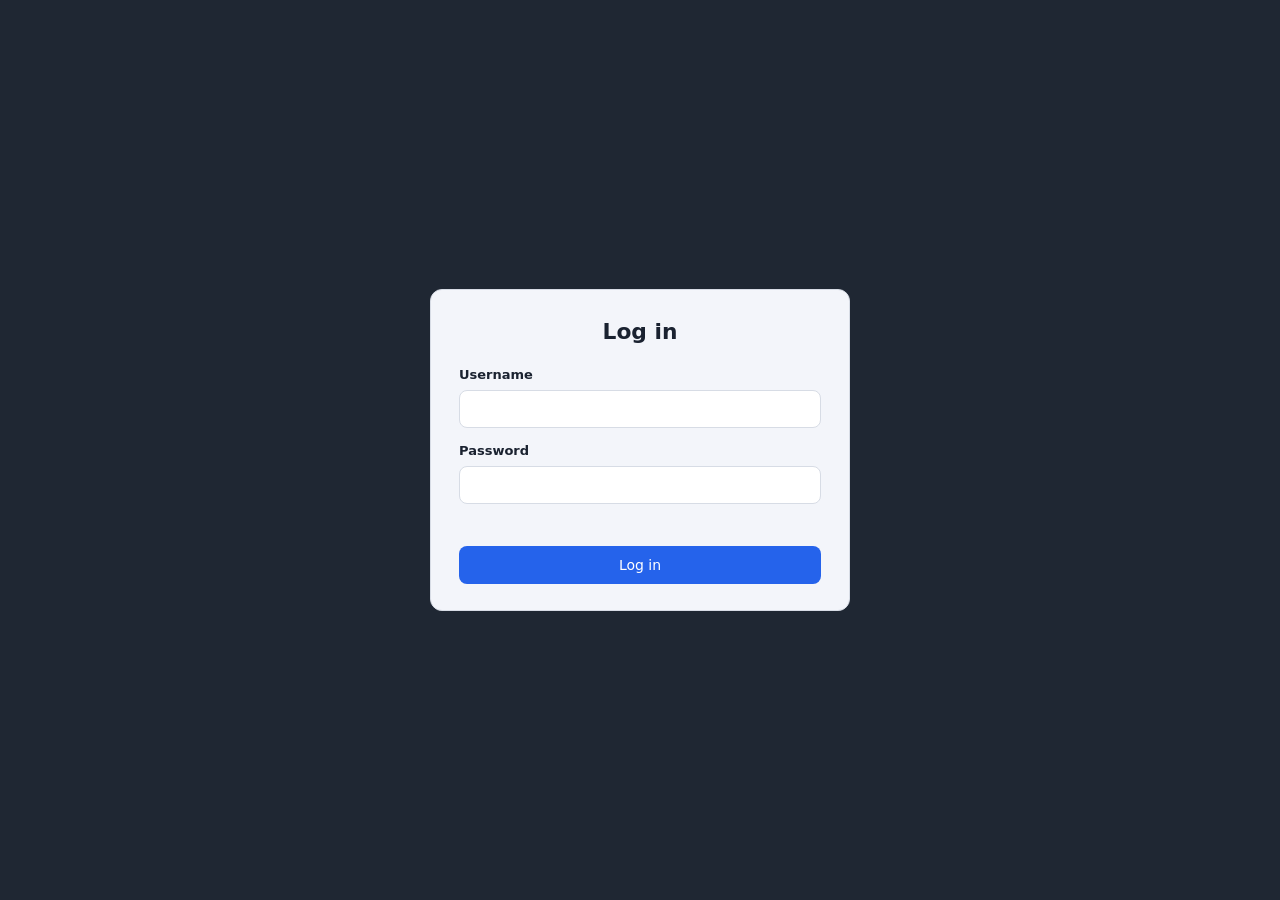
<file: index.html>
<!DOCTYPE html>
<html lang="en">
<head>
<meta charset="utf-8">
<meta name="viewport" content="width=device-width, initial-scale=1">
<title>Redrock Study</title>

<!-- The shared CaseMentor look, used unchanged by every simulation.
     It must load first; css/app.css only adds what is Redrock's own. -->
<link rel="stylesheet" href="css/shared-styles.css">
<link rel="stylesheet" href="css/app.css">
</head>
<body>

<!-- Everything the candidate sees is drawn into this one element by
     js/app.js. There is no second page anywhere in the product. -->
<div id="app"></div>

<!-- Below the minimum supported window size the simulation stops rather than
     drawing a broken layout. It restores itself when the window grows. -->
<div id="too-small" class="too-small" hidden>
  <div>
    <p style="font-weight:600;margin:0 0 8px">This window is too small</p>
    <p style="margin:0">Please make the browser window larger, or use full screen, to continue.</p>
  </div>
</div>

<script src="config.js"></script>
<script src="js/marking.js"></script>
<script src="js/content.js"></script>
<script src="js/app.js"></script>
</body>
</html>
</file>
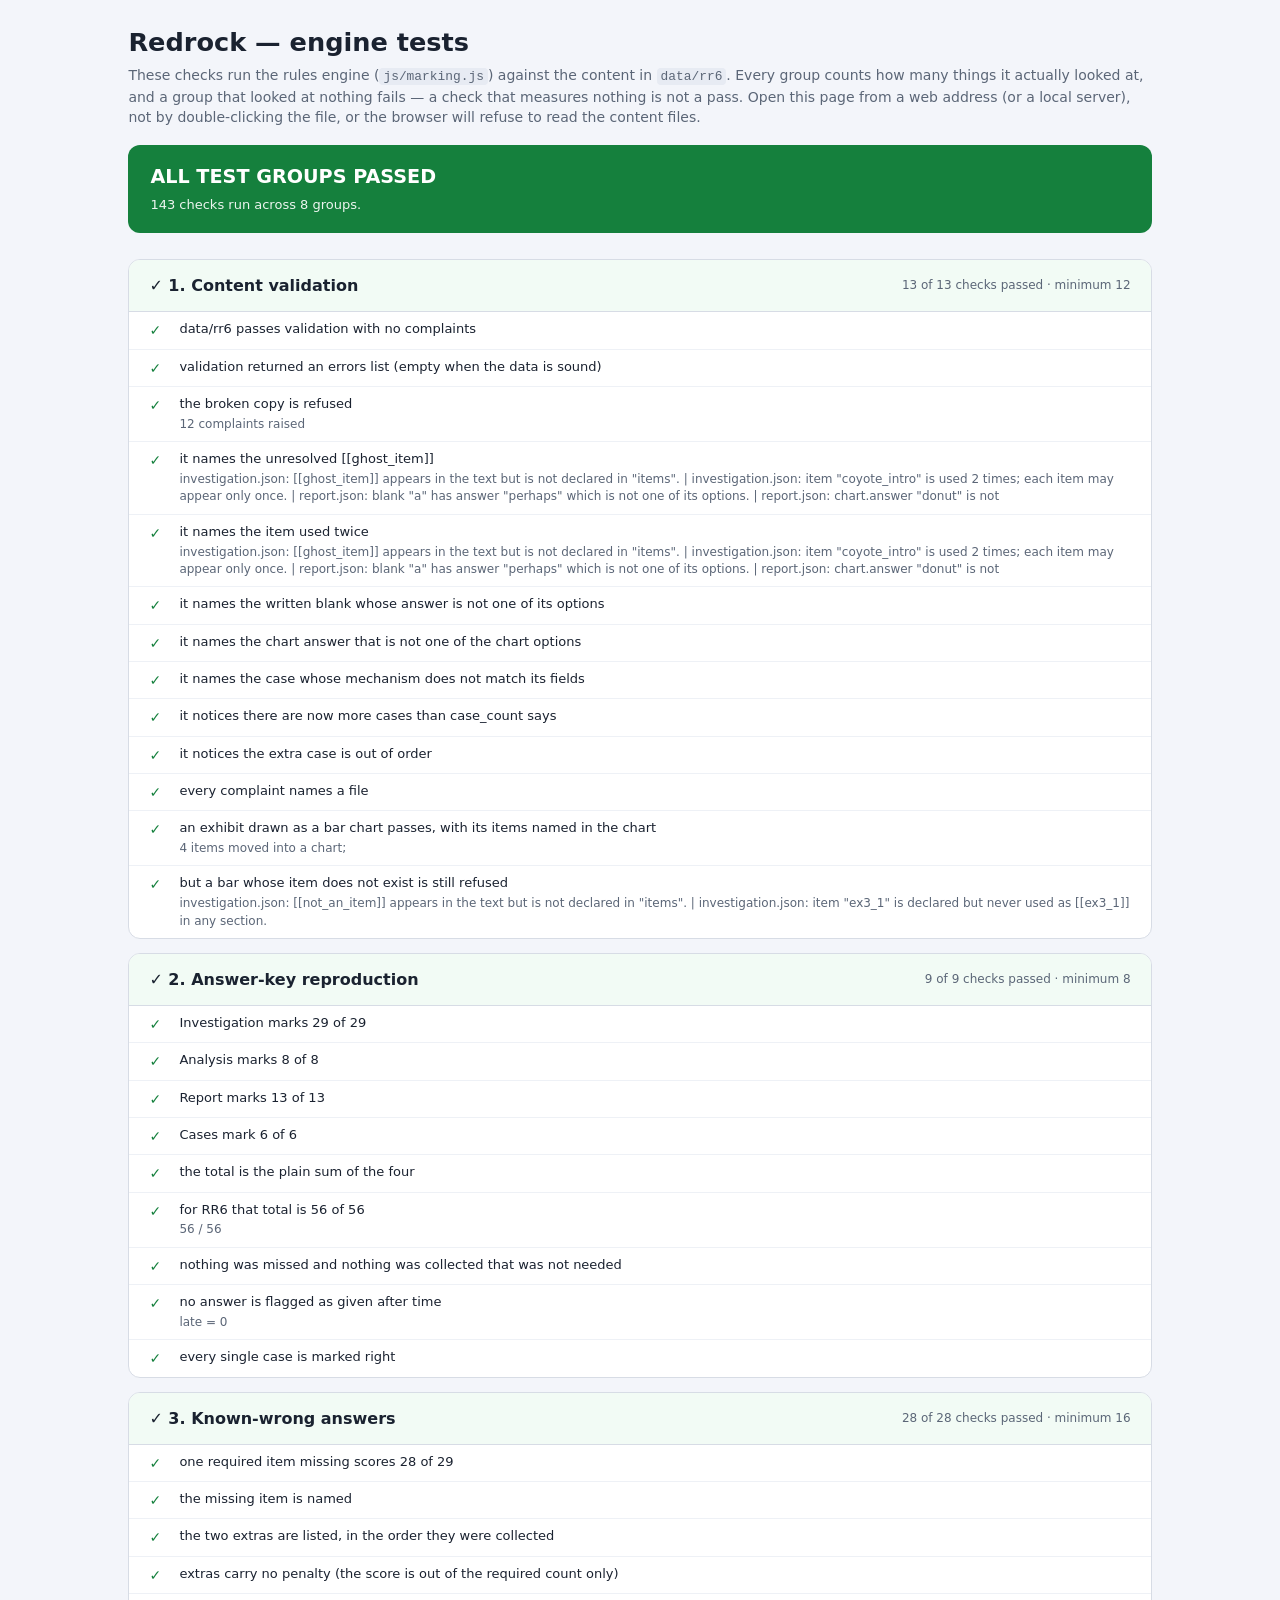
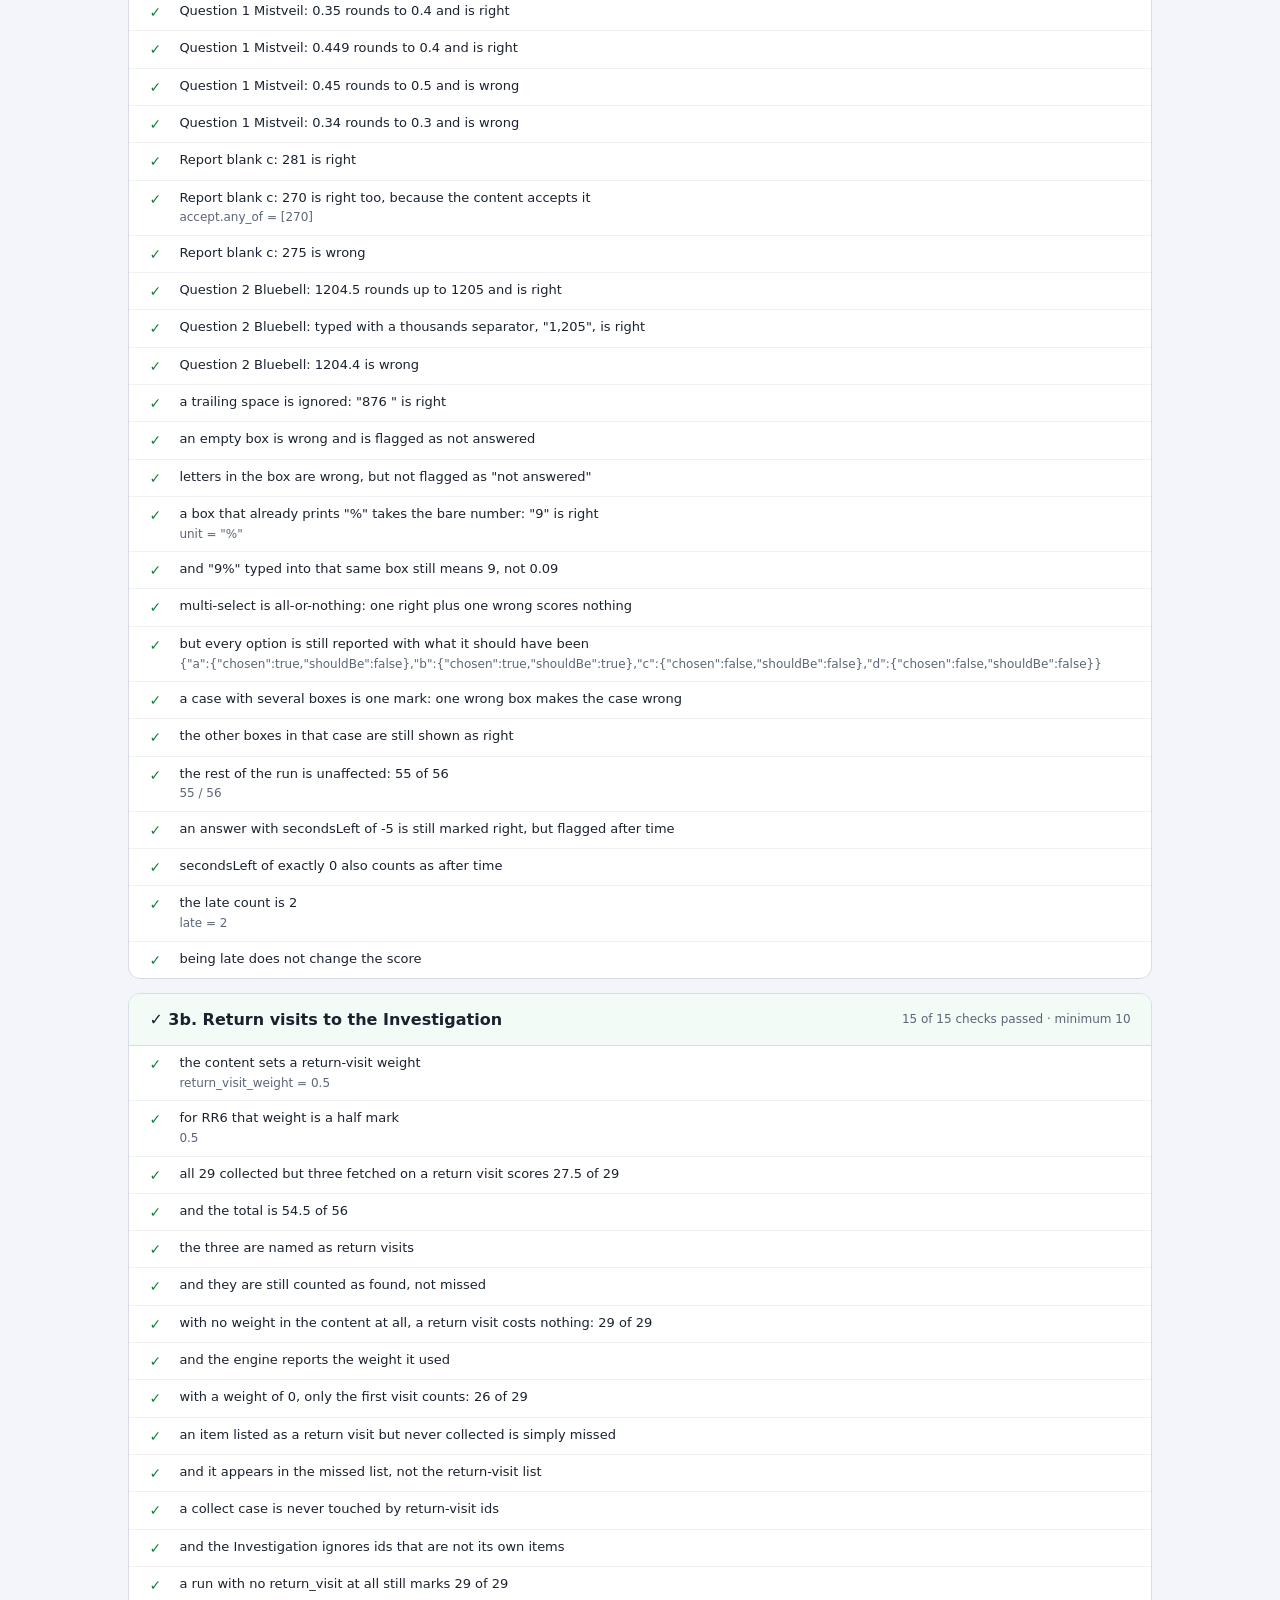
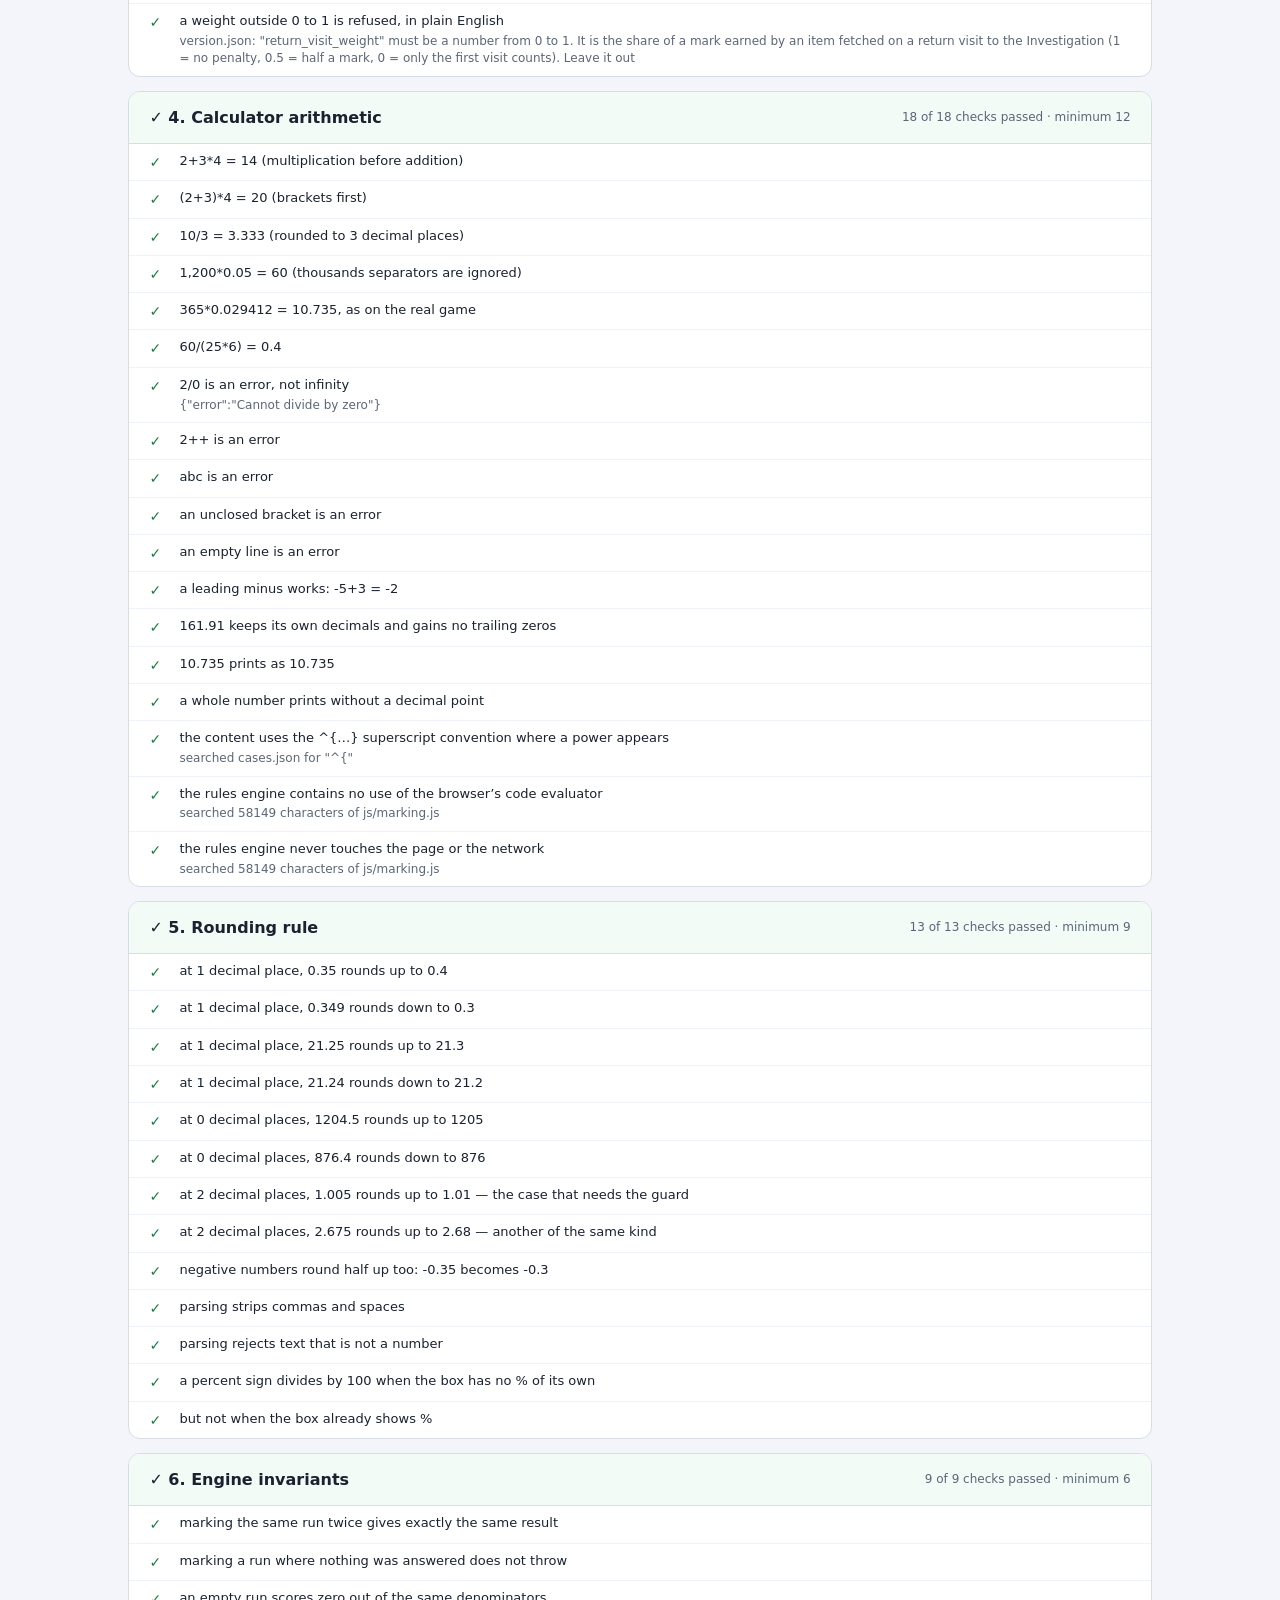
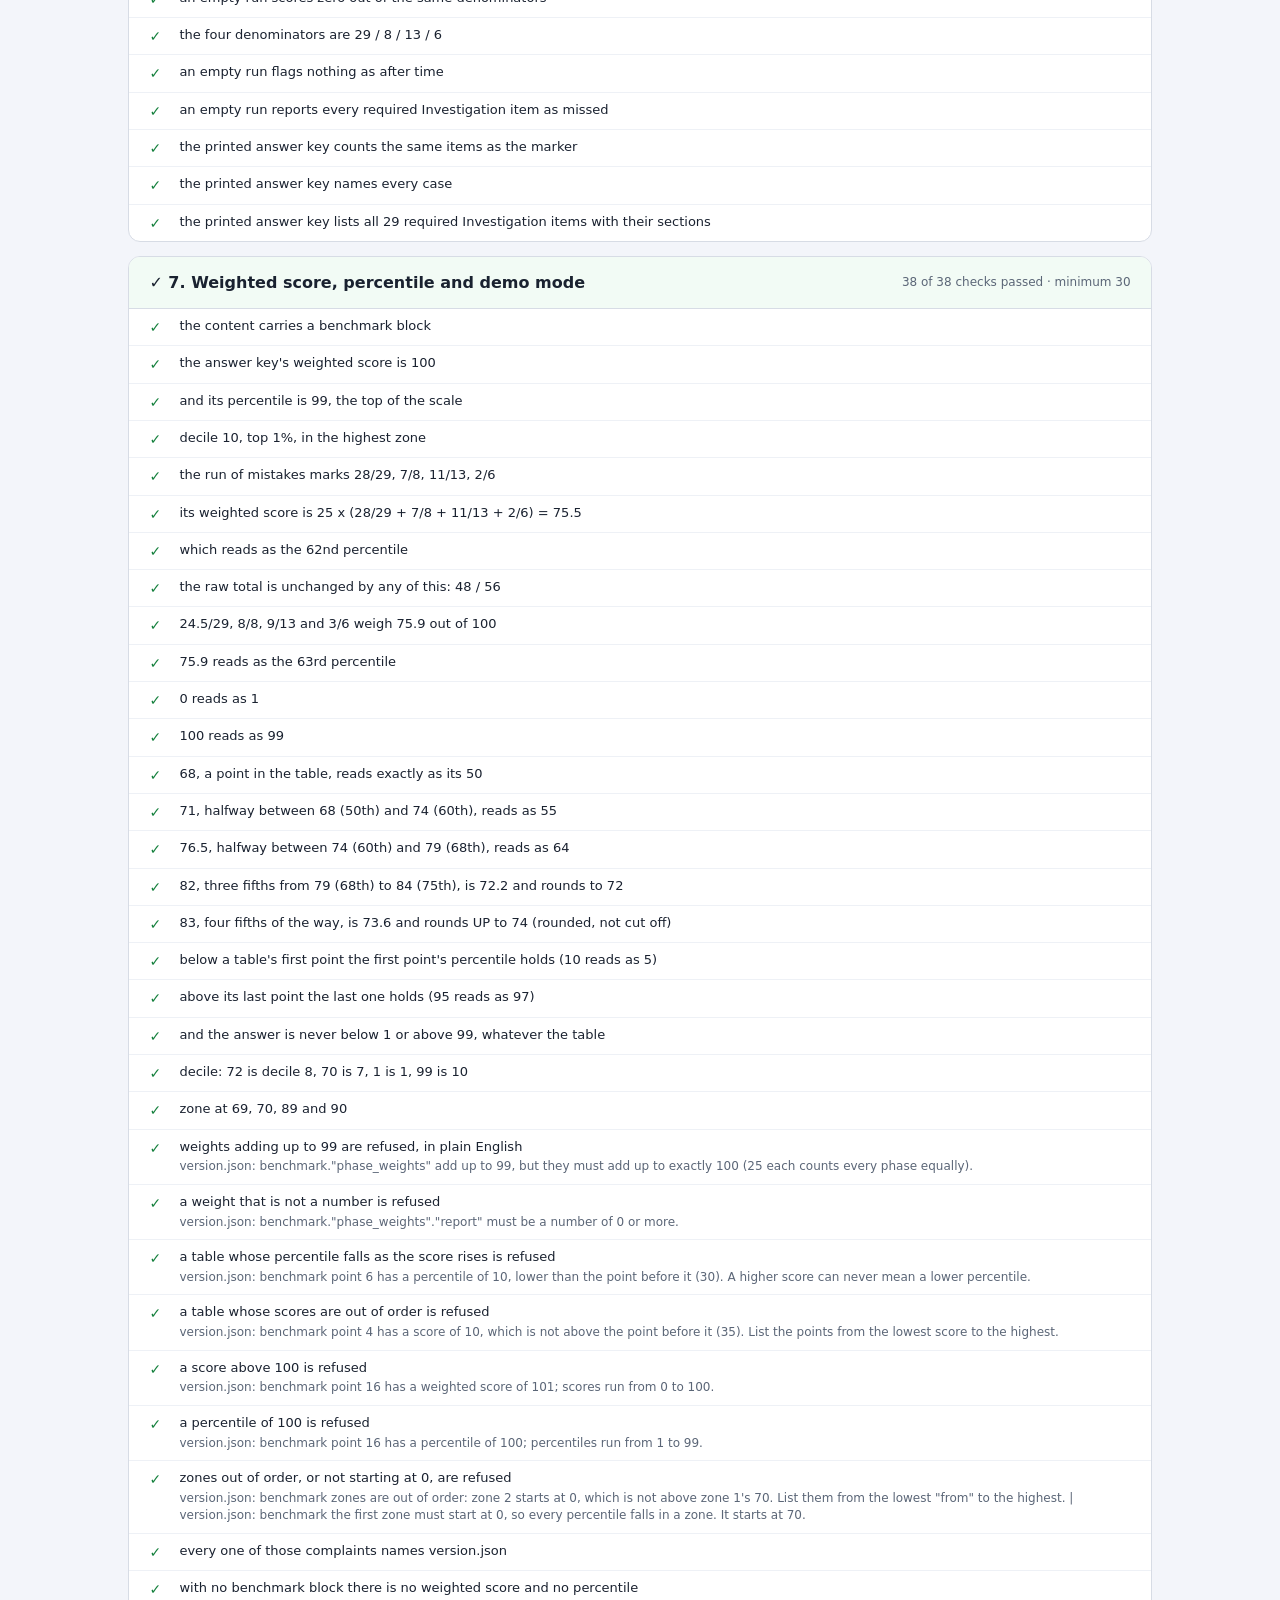
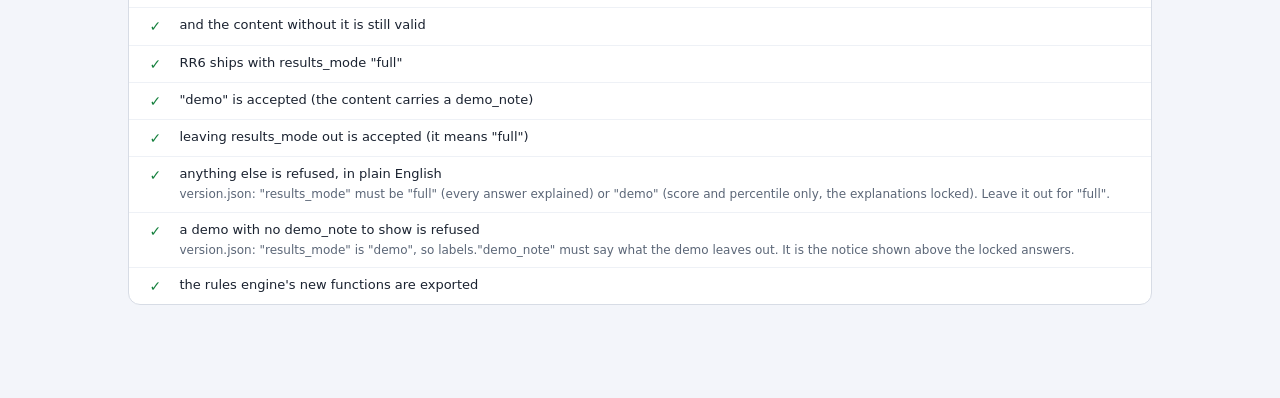
<file: tests.html>
<!DOCTYPE html>
<html lang="en">
<head>
<meta charset="utf-8">
<meta name="viewport" content="width=device-width, initial-scale=1">
<title>Redrock — engine tests</title>
<link rel="stylesheet" href="css/shared-styles.css">
<style>
  /* This page is a report, not part of the simulation, so it is allowed to
     scroll and it is light throughout. */
  body { overflow: auto; background: var(--surface); color: var(--on-light); }
  .wrap { max-width: 1100px; margin: 0 auto; padding: 24px clamp(14px, 3vw, 40px) 80px; }
  h1 { font-size: clamp(21px, 2vw, 29px); margin-bottom: 4px; }
  .lede { color: var(--on-light-muted); margin: 0 0 var(--space-5); font-size: max(14px, 0.92em); }
  .banner {
    border-radius: var(--radius); padding: 18px 22px; margin-bottom: var(--space-6);
    font-size: clamp(17px, 1.5vw, 22px); font-weight: 700; color: #fff;
  }
  .banner.pass { background: var(--success); }
  .banner.fail { background: var(--error); }
  .banner.busy { background: var(--on-light-muted); }
  .banner .sub { display: block; font-weight: 400; font-size: max(13px, 0.62em); margin-top: 5px; opacity: 0.92; }
  .group {
    background: var(--surface-plain); border: 1px solid var(--surface-line);
    border-radius: var(--radius); margin-bottom: var(--space-4); overflow: hidden;
  }
  .group > h2 {
    font-size: max(16px, 1.05em); padding: 14px 20px; margin: 0;
    border-bottom: 1px solid var(--surface-line);
    display: flex; align-items: center; justify-content: space-between; gap: 12px;
  }
  .group .count { font-size: max(12px, 0.72em); font-weight: 500; color: var(--on-light-muted); }
  .group.is-fail > h2 { background: #fef2f6; }
  .group.is-pass > h2 { background: #f2fbf5; }
  .row { display: flex; gap: 12px; padding: 8px 20px; border-bottom: 1px solid #eef1f6; align-items: flex-start; }
  .row:last-child { border-bottom: none; }
  .row .icon { flex: 0 0 auto; font-weight: 700; width: 18px; }
  .row.ok .icon { color: var(--success); }
  .row.no .icon { color: var(--error); }
  .row.no { background: #fef2f6; }
  .row .what { flex: 1 1 auto; font-size: max(13px, 0.88em); }
  .row .detail { display: block; color: var(--on-light-muted); font-size: max(12px, 0.82em); margin-top: 2px; }
  code { font-family: ui-monospace, "SF Mono", Menlo, Consolas, monospace; font-size: 0.92em;
         background: var(--surface-sunken); padding: 1px 4px; border-radius: 4px; }
</style>
</head>
<body class="scrolls">
<div class="wrap">
  <h1>Redrock — engine tests</h1>
  <p class="lede">
    These checks run the rules engine (<code>js/marking.js</code>) against the content in
    <code>data/rr6</code>. Every group counts how many things it actually looked at, and a group
    that looked at nothing fails — a check that measures nothing is not a pass.
    Open this page from a web address (or a local server), not by double-clicking the file,
    or the browser will refuse to read the content files.
  </p>

  <div id="banner" class="banner busy">Running…</div>
  <div id="groups"></div>
</div>

<script src="js/marking.js"></script>
<script src="js/content.js"></script>
<script>
'use strict';

/* ------------------------------------------------------------------ *
 * A very small test harness.
 *
 * Each group must declare `minimum`: the least number of checks it is
 * expected to make. If it makes fewer — because the data it was going to
 * walk turned out to be empty — the group fails. This is the Sea Wolf
 * lesson: "0 problems over 0 items" reported a pass and shipped a fault.
 * ------------------------------------------------------------------ */

var groups = [];
var current = null;

function group(name, minimum) {
  current = { name: name, minimum: minimum, rows: [], failures: 0 };
  groups.push(current);
}
function check(description, condition, detail) {
  current.rows.push({ ok: !!condition, what: description, detail: detail || '' });
  if (!condition) current.failures++;
}
function checkEqual(description, actual, expected) {
  var same = JSON.stringify(actual) === JSON.stringify(expected);
  check(description, same, same ? '' : 'expected ' + JSON.stringify(expected) +
                                   ', got ' + JSON.stringify(actual));
}
function includesMessage(errors, fragment) {
  for (var i = 0; i < errors.length; i++) {
    if (errors[i].indexOf(fragment) !== -1) return true;
  }
  return false;
}
function deepCopy(x) { return JSON.parse(JSON.stringify(x)); }

function render() {
  var host = document.getElementById('groups');
  var banner = document.getElementById('banner');
  var totalChecks = 0, failedGroups = [];
  host.innerHTML = '';

  groups.forEach(function (g) {
    var tooFew = g.rows.length < g.minimum;
    if (tooFew) {
      g.rows.push({
        ok: false,
        what: 'This group made ' + g.rows.length + ' checks but should make at least ' +
              g.minimum + '.',
        detail: 'A group that measures nothing must fail, not pass.'
      });
      g.failures++;
    }
    totalChecks += g.rows.length;
    if (g.failures) failedGroups.push(g.name);

    var box = document.createElement('section');
    box.className = 'group ' + (g.failures ? 'is-fail' : 'is-pass');
    var head = document.createElement('h2');
    head.innerHTML = '<span>' + (g.failures ? '✗ ' : '✓ ') + g.name + '</span>' +
      '<span class="count">' + (g.rows.length - g.failures + (g.failures ? 0 : 0)) +
      ' of ' + g.rows.length + ' checks passed · minimum ' + g.minimum + '</span>';
    box.appendChild(head);
    g.rows.forEach(function (r) {
      var row = document.createElement('div');
      row.className = 'row ' + (r.ok ? 'ok' : 'no');
      row.innerHTML = '<span class="icon">' + (r.ok ? '✓' : '✗') + '</span>' +
        '<span class="what"></span>';
      row.querySelector('.what').textContent = r.what;
      if (r.detail) {
        var d = document.createElement('span');
        d.className = 'detail';
        d.textContent = r.detail;
        row.querySelector('.what').appendChild(d);
      }
      box.appendChild(row);
    });
    host.appendChild(box);
  });

  if (failedGroups.length) {
    banner.className = 'banner fail';
    banner.innerHTML = 'FAILED: ' + failedGroups.join(', ') +
      '<span class="sub">' + totalChecks + ' checks run across ' + groups.length + ' groups.</span>';
  } else {
    banner.className = 'banner pass';
    banner.innerHTML = 'ALL TEST GROUPS PASSED' +
      '<span class="sub">' + totalChecks + ' checks run across ' + groups.length + ' groups.</span>';
  }
}

/* ------------------------------------------------------------------ *
 * The answer key, built from the content itself.
 * Every answer in data/rr6 was checked against 20260908_RR6_Answer Key.docx
 * when the content was extracted, so reproducing the content's own answers
 * is reproducing the key.
 * ------------------------------------------------------------------ */
function keyAnswers(content) {
  var A = { investigation: { journal: [] }, analysis: {},
            report: { written: {}, grid: {} }, cases: {} };
  var items = content.investigation.items;
  Object.keys(items).forEach(function (id) { if (items[id].required) A.investigation.journal.push(id); });
  content.analysis.questions.forEach(function (q) {
    q.boxes.forEach(function (b) { A.analysis[b.id] = { value: String(b.answer), secondsLeft: 900 }; });
  });
  var rep = content.report;
  Object.keys(rep.written.blanks).forEach(function (id) {
    A.report.written[id] = { value: String(rep.written.blanks[id].answer), secondsLeft: 800 };
  });
  A.report.chart = { value: rep.chart.answer, secondsLeft: 700 };
  rep.grid.cells.forEach(function (row) {
    row.forEach(function (cell) {
      if (cell.id) A.report.grid[cell.id] = { value: String(cell.answer), secondsLeft: 600 };
    });
  });
  content.cases.cases.forEach(function (c) {
    var entry;
    if (c.mechanism === 'choose_one') entry = { value: c.answer };
    else if (c.mechanism === 'choose_many') entry = { values: c.answer.slice() };
    else if (c.mechanism === 'dropdowns') {
      entry = { dropdowns: {} };
      c.dropdowns.forEach(function (d) { entry.dropdowns[d.id] = d.answer; });
    } else if (c.mechanism === 'number' || c.mechanism === 'numbers') {
      entry = { boxes: {} };
      c.boxes.forEach(function (b) { entry.boxes[b.id] = String(b.answer); });
    } else {
      entry = { journal: [] };
      Object.keys(c.items).forEach(function (id) { if (c.items[id].required) entry.journal.push(id); });
    }
    entry.secondsLeft = 500;
    A.cases[c.number] = entry;
  });
  return A;
}

/* ------------------------------------------------------------------ */

function run(content, markingSource) {
  var M = MARKING;

  /* ---- GROUP 1 — content validation ---------------------------------- */
  group('1. Content validation', 12);

  var good = M.validateContent(content.version, content.investigation,
                               content.analysis, content.report, content.cases);
  check('data/rr6 passes validation with no complaints', good.ok,
        good.ok ? '' : good.errors.join(' | '));
  check('validation returned an errors list (empty when the data is sound)',
        Array.isArray(good.errors) && good.errors.length === 0);

  /* A deliberately broken copy. Each fault is a real mistake WK could make
     while typing the next version by hand. */
  var badInv = deepCopy(content.investigation);
  badInv.sections[0].blocks.push({ kind: 'text', text: 'A stray [[ghost_item]] reference.' });
  var firstItemId = Object.keys(badInv.items)[0];
  badInv.sections[0].blocks.push({ kind: 'text', text: 'And [[' + firstItemId + ']] again.' });

  var badRep = deepCopy(content.report);
  var firstBlank = Object.keys(badRep.written.blanks)[0];
  badRep.written.blanks[firstBlank].answer = 'perhaps';
  badRep.chart.answer = 'donut';

  var badCases = deepCopy(content.cases);
  var numberCase = null;
  badCases.cases.forEach(function (c) {
    if ((c.mechanism === 'number' || c.mechanism === 'numbers') && !numberCase) numberCase = c;
  });
  if (numberCase) { numberCase.mechanism = 'choose_one'; }   // wrong fields for its mechanism
  badCases.cases.push({ number: 99, mechanism: 'number', prompt: '', question: '',
                        explanation: '', boxes: [] });

  var bad = M.validateContent(content.version, badInv, content.analysis, badRep, badCases);
  check('the broken copy is refused', !bad.ok,
        bad.ok ? 'validation wrongly accepted it' : bad.errors.length + ' complaints raised');
  check('it names the unresolved [[ghost_item]]',
        includesMessage(bad.errors, '[[ghost_item]]'),
        bad.errors.join(' | ').slice(0, 300));
  check('it names the item used twice',
        includesMessage(bad.errors, 'is used 2 times'),
        bad.errors.join(' | ').slice(0, 300));
  check('it names the written blank whose answer is not one of its options',
        includesMessage(bad.errors, 'blank "' + firstBlank + '" has answer "perhaps"'));
  check('it names the chart answer that is not one of the chart options',
        includesMessage(bad.errors, 'chart.answer "donut"'));
  check('it names the case whose mechanism does not match its fields',
        includesMessage(bad.errors, 'needs at least two "options"'));
  check('it notices there are now more cases than case_count says',
        includesMessage(bad.errors, 'case_count'));
  check('it notices the extra case is out of order',
        includesMessage(bad.errors, 'out of order'));
  check('every complaint names a file',
        bad.errors.every(function (e) { return /\.json:/.test(e); }),
        bad.errors.filter(function (e) { return !/\.json:/.test(e); }).join(' | '));

  /* A charted exhibit names its items in the chart's own "items" list rather
     than as [[id]] inside a piece of text. RR6 has no charted exhibit, but
     RR1 to RR3 do — and an earlier version of the checker did not know about
     that second form, so it would have refused all three of them with a
     complaint that their items were "declared but never used". This check
     exists so that cannot come back. */
  var charted = deepCopy(content.investigation);
  var lastSection = charted.sections[charted.sections.length - 1];
  var chartedIds = [];
  var chartedText = JSON.stringify(lastSection.blocks);
  Object.keys(charted.items).forEach(function (id) {
    if (chartedText.indexOf('[[' + id + ']]') !== -1) chartedIds.push(id);
  });
  lastSection.blocks = [{
    kind: 'bar_chart',
    categories: chartedIds.map(function (id) { return charted.items[id].label; }),
    series: [{ name: 'Values', values: chartedIds.map(function (id) { return Number(charted.items[id].text) || 1; }),
               items: chartedIds }]
  }];
  var chartedCheck = M.validateContent(content.version, charted, content.analysis,
                                       content.report, content.cases);
  check('an exhibit drawn as a bar chart passes, with its items named in the chart',
        chartedCheck.ok && chartedIds.length >= 2,
        chartedIds.length + ' items moved into a chart; ' + chartedCheck.errors.join(' | '));

  var chartedBad = deepCopy(charted);
  chartedBad.sections[chartedBad.sections.length - 1].blocks[0].series[0].items[0] = 'not_an_item';
  var chartedBadCheck = M.validateContent(content.version, chartedBad, content.analysis,
                                          content.report, content.cases);
  check('but a bar whose item does not exist is still refused',
        !chartedBadCheck.ok && includesMessage(chartedBadCheck.errors, 'not_an_item'),
        chartedBadCheck.errors.join(' | ').slice(0, 300));

  /* ---- GROUP 2 — the answer key marks full marks --------------------- */
  group('2. Answer-key reproduction', 8);

  var key = keyAnswers(content);
  var marked = M.markGame(content, key);
  var expectedInv = Object.keys(content.investigation.items)
        .filter(function (id) { return content.investigation.items[id].required; }).length;
  var expectedAna = content.analysis.questions
        .reduce(function (n, q) { return n + q.boxes.length; }, 0);
  var nonFixed = 0;
  content.report.grid.cells.forEach(function (r) {
    r.forEach(function (c) { if (!('fixed' in c)) nonFixed++; });
  });
  var expectedRep = Object.keys(content.report.written.blanks).length + 1 + nonFixed;

  checkEqual('Investigation marks ' + expectedInv + ' of ' + expectedInv,
             [marked.investigation.score, marked.investigation.of], [expectedInv, expectedInv]);
  checkEqual('Analysis marks ' + expectedAna + ' of ' + expectedAna,
             [marked.analysis.score, marked.analysis.of], [expectedAna, expectedAna]);
  checkEqual('Report marks ' + expectedRep + ' of ' + expectedRep,
             [marked.report.score, marked.report.of], [expectedRep, expectedRep]);
  checkEqual('Cases mark ' + content.cases.cases.length + ' of ' + content.cases.cases.length,
             [marked.casesScore, marked.casesOf],
             [content.cases.cases.length, content.cases.cases.length]);
  checkEqual('the total is the plain sum of the four',
             marked.total,
             { score: expectedInv + expectedAna + expectedRep + content.cases.cases.length,
               of: expectedInv + expectedAna + expectedRep + content.cases.cases.length });
  check('for RR6 that total is 56 of 56',
        marked.total.score === 56 && marked.total.of === 56,
        marked.total.score + ' / ' + marked.total.of);
  check('nothing was missed and nothing was collected that was not needed',
        marked.investigation.missing.length === 0 && marked.investigation.extras.length === 0);
  check('no answer is flagged as given after time', marked.late === 0, 'late = ' + marked.late);
  check('every single case is marked right',
        marked.cases.length === content.cases.cases.length &&
        marked.cases.every(function (c) { return c.correct; }),
        marked.cases.filter(function (c) { return !c.correct; })
                    .map(function (c) { return 'case ' + c.number; }).join(', '));

  /* ---- GROUP 3 — deliberately wrong answers -------------------------- */
  group('3. Known-wrong answers', 16);

  var wrong = keyAnswers(content);
  var requiredIds = Object.keys(content.investigation.items)
        .filter(function (id) { return content.investigation.items[id].required; });
  var optionalIds = Object.keys(content.investigation.items)
        .filter(function (id) { return !content.investigation.items[id].required; });
  var dropped = requiredIds[0];
  wrong.investigation.journal = requiredIds.slice(1)
        .concat([optionalIds[0], optionalIds[1]]);
  var wrongMarked = M.markGame(content, wrong);
  checkEqual('one required item missing scores ' + (expectedInv - 1) + ' of ' + expectedInv,
             [wrongMarked.investigation.score, wrongMarked.investigation.of],
             [expectedInv - 1, expectedInv]);
  checkEqual('the missing item is named', wrongMarked.investigation.missing, [dropped]);
  checkEqual('the two extras are listed, in the order they were collected',
             wrongMarked.investigation.extras, [optionalIds[0], optionalIds[1]]);
  check('extras carry no penalty (the score is out of the required count only)',
        wrongMarked.investigation.of === expectedInv);

  var q1 = content.analysis.questions[0].boxes[0];      // Mistveil, key 0.4 at 1 decimal
  check('Question 1 Mistveil: 0.35 rounds to 0.4 and is right',
        M.markNumber('0.35', q1).correct);
  check('Question 1 Mistveil: 0.449 rounds to 0.4 and is right',
        M.markNumber('0.449', q1).correct);
  check('Question 1 Mistveil: 0.45 rounds to 0.5 and is wrong',
        !M.markNumber('0.45', q1).correct);
  check('Question 1 Mistveil: 0.34 rounds to 0.3 and is wrong',
        !M.markNumber('0.34', q1).correct);

  var blankC = content.report.written.blanks.c;         // 281, also accepts 270
  check('Report blank c: 281 is right', M.markNumber('281', blankC).correct);
  check('Report blank c: 270 is right too, because the content accepts it',
        M.markNumber('270', blankC).correct,
        'accept.any_of = ' + JSON.stringify(blankC.accept.any_of || []));
  check('Report blank c: 275 is wrong', !M.markNumber('275', blankC).correct);

  var q2b = content.analysis.questions[1].boxes[1];     // Bluebell, key 1205 at 0 decimals
  check('Question 2 Bluebell: 1204.5 rounds up to 1205 and is right',
        M.markNumber('1204.5', q2b).correct);
  check('Question 2 Bluebell: typed with a thousands separator, "1,205", is right',
        M.markNumber('1,205', q2b).correct);
  check('Question 2 Bluebell: 1204.4 is wrong', !M.markNumber('1204.4', q2b).correct);

  var q2a = content.analysis.questions[1].boxes[0];     // Mistveil, key 876
  check('a trailing space is ignored: "876 " is right', M.markNumber('876 ', q2a).correct);
  var emptyMark = M.markNumber('', q2a);
  check('an empty box is wrong and is flagged as not answered',
        !emptyMark.correct && emptyMark.notAnswered === true);
  check('letters in the box are wrong, but not flagged as "not answered"',
        !M.markNumber('eight hundred', q2a).correct &&
        M.markNumber('eight hundred', q2a).notAnswered !== true);

  var pctBox = content.analysis.questions[2].boxes[0];  // has unit "%"
  check('a box that already prints "%" takes the bare number: "9" is right',
        M.markNumber('9', pctBox).correct, 'unit = ' + JSON.stringify(pctBox.unit));
  check('and "9%" typed into that same box still means 9, not 0.09',
        M.markNumber('9%', pctBox).correct);

  var multiCase = null;
  content.cases.cases.forEach(function (c) { if (c.mechanism === 'choose_many') multiCase = c; });
  var multi = M.markMulti(['a', 'b'], multiCase.options, multiCase.answer);
  check('multi-select is all-or-nothing: one right plus one wrong scores nothing',
        !multi.correct);
  check('but every option is still reported with what it should have been',
        Object.keys(multi.per_option).length === Object.keys(multiCase.options).length &&
        multi.per_option.b.shouldBe === true && multi.per_option.a.shouldBe === false,
        JSON.stringify(multi.per_option));

  var boxesCase = null;
  content.cases.cases.forEach(function (c) {
    if (c.mechanism === 'numbers' && c.boxes && c.boxes.length > 1) boxesCase = c;
  });
  var caseAnswers = keyAnswers(content);
  caseAnswers.cases[boxesCase.number].boxes[boxesCase.boxes[1].id] = '999';
  var caseMarked = M.markGame(content, caseAnswers);
  var thatCase = caseMarked.cases.filter(function (c) { return c.number === boxesCase.number; })[0];
  check('a case with several boxes is one mark: one wrong box makes the case wrong',
        !thatCase.correct);
  check('the other boxes in that case are still shown as right',
        thatCase.detail.boxes[0].correct === true && thatCase.detail.boxes[1].correct === false);
  check('the rest of the run is unaffected: ' + (56 - 1) + ' of 56',
        caseMarked.total.score === 55, caseMarked.total.score + ' / ' + caseMarked.total.of);

  var lateAnswers = keyAnswers(content);
  lateAnswers.analysis[q1.id].secondsLeft = -5;
  lateAnswers.report.chart.secondsLeft = 0;
  var lateMarked = M.markGame(content, lateAnswers);
  check('an answer with secondsLeft of -5 is still marked right, but flagged after time',
        lateMarked.analysis.questions[0].boxes[0].correct === true &&
        lateMarked.analysis.questions[0].boxes[0].late === true);
  check('secondsLeft of exactly 0 also counts as after time',
        lateMarked.report.chart.late === true);
  check('the late count is 2', lateMarked.late === 2, 'late = ' + lateMarked.late);
  check('being late does not change the score', lateMarked.total.score === 56);

  /* ---- GROUP 3b — going back to the Investigation for something ------ */
  group('3b. Return visits to the Investigation', 10);

  var weight = content.version.return_visit_weight;
  check('the content sets a return-visit weight', typeof weight === 'number',
        'return_visit_weight = ' + JSON.stringify(weight));
  check('for RR6 that weight is a half mark', weight === 0.5, String(weight));

  /* All 29 collected, but three of them fetched on a second visit. */
  var back = keyAnswers(content);
  var threeLate = requiredIds.slice(0, 3);
  back.investigation.return_visit = threeLate.slice();
  var backMarked = M.markGame(content, back);
  checkEqual('all 29 collected but three fetched on a return visit scores 27.5 of 29',
             [backMarked.investigation.score, backMarked.investigation.of], [27.5, 29]);
  checkEqual('and the total is 54.5 of 56',
             [backMarked.total.score, backMarked.total.of], [54.5, 56]);
  checkEqual('the three are named as return visits',
             backMarked.investigation.returnVisit, threeLate);
  check('and they are still counted as found, not missed',
        backMarked.investigation.found.length === 29 &&
        backMarked.investigation.missing.length === 0);

  /* The same three, with the weight taken out of a copy of the content. */
  var noWeight = deepCopy(content);
  delete noWeight.version.return_visit_weight;
  var noWeightMarked = M.markGame(noWeight, back);
  checkEqual('with no weight in the content at all, a return visit costs nothing: 29 of 29',
             [noWeightMarked.investigation.score, noWeightMarked.investigation.of], [29, 29]);
  check('and the engine reports the weight it used', noWeightMarked.investigation.weight === 1);

  var zeroWeight = deepCopy(content);
  zeroWeight.version.return_visit_weight = 0;
  var zeroMarked = M.markGame(zeroWeight, back);
  checkEqual('with a weight of 0, only the first visit counts: 26 of 29',
             [zeroMarked.investigation.score, zeroMarked.investigation.of], [26, 29]);

  /* An id named as a return visit that was never actually collected. */
  var ghost = keyAnswers(content);
  ghost.investigation.journal = requiredIds.slice(1);
  ghost.investigation.return_visit = [requiredIds[0]];
  var ghostMarked = M.markGame(content, ghost);
  checkEqual('an item listed as a return visit but never collected is simply missed',
             [ghostMarked.investigation.score, ghostMarked.investigation.of], [28, 29]);
  checkEqual('and it appears in the missed list, not the return-visit list',
             [ghostMarked.investigation.missing, ghostMarked.investigation.returnVisit],
             [[requiredIds[0]], []]);

  /* Collect cases have no such thing as a return visit. */
  var collectCase = null;
  content.cases.cases.forEach(function (c) { if (c.mechanism === 'collect') collectCase = c; });
  var caseIds = Object.keys(collectCase.items).filter(function (id) {
    return collectCase.items[id].required;
  });
  var caseBack = keyAnswers(content);
  caseBack.investigation.return_visit = caseIds.slice();   /* nonsense on purpose */
  var caseBackMarked = M.markGame(content, caseBack);
  var thatCollect = caseBackMarked.cases.filter(function (c) {
    return c.number === collectCase.number;
  })[0];
  check('a collect case is never touched by return-visit ids', thatCollect.correct === true);
  checkEqual('and the Investigation ignores ids that are not its own items',
             [caseBackMarked.investigation.score, caseBackMarked.investigation.of], [29, 29]);

  check('a run with no return_visit at all still marks 29 of 29',
        M.markGame(content, keyAnswers(content)).investigation.score === 29);

  var badWeight = deepCopy(content);
  badWeight.version.return_visit_weight = 1.5;
  var badWeightCheck = M.validateContent(badWeight.version, badWeight.investigation,
                                         badWeight.analysis, badWeight.report, badWeight.cases);
  check('a weight outside 0 to 1 is refused, in plain English',
        !badWeightCheck.ok && includesMessage(badWeightCheck.errors, 'return_visit_weight'),
        badWeightCheck.errors.join(' | ').slice(0, 240));

  /* ---- GROUP 4 — the calculator's arithmetic ------------------------- */
  group('4. Calculator arithmetic', 12);

  function value(expr) { var r = MARKING.evaluate(expr); return r.error ? ('error: ' + r.error) : r.value; }
  checkEqual('2+3*4 = 14 (multiplication before addition)', value('2+3*4'), 14);
  checkEqual('(2+3)*4 = 20 (brackets first)', value('(2+3)*4'), 20);
  checkEqual('10/3 = 3.333 (rounded to 3 decimal places)', value('10/3'), 3.333);
  checkEqual('1,200*0.05 = 60 (thousands separators are ignored)', value('1,200*0.05'), 60);
  checkEqual('365*0.029412 = 10.735, as on the real game', value('365*0.029412'), 10.735);
  checkEqual('60/(25*6) = 0.4', value('60/(25*6)'), 0.4);
  check('2/0 is an error, not infinity', !!MARKING.evaluate('2/0').error,
        JSON.stringify(MARKING.evaluate('2/0')));
  check('2++ is an error', !!MARKING.evaluate('2++').error);
  check('abc is an error', !!MARKING.evaluate('abc').error);
  check('an unclosed bracket is an error', !!MARKING.evaluate('(2+3').error);
  check('an empty line is an error', !!MARKING.evaluate('').error);
  checkEqual('a leading minus works: -5+3 = -2', value('-5+3'), -2);
  checkEqual('161.91 keeps its own decimals and gains no trailing zeros',
             MARKING.formatNumber(161.91), '161.91');
  checkEqual('10.735 prints as 10.735', MARKING.formatNumber(10.735), '10.735');
  checkEqual('a whole number prints without a decimal point', MARKING.formatNumber(876), '876');
  check('the content uses the ^{…} superscript convention where a power appears',
        JSON.stringify(content.cases.cases).indexOf('^{') !== -1,
        'searched cases.json for "^{"');

  check('the rules engine contains no use of the browser’s code evaluator',
        markingSource.indexOf('ev' + 'al(') === -1,
        'searched ' + markingSource.length + ' characters of js/marking.js');
  check('the rules engine never touches the page or the network',
        markingSource.indexOf('document.') === -1 &&
        markingSource.indexOf('window.') === -1 &&
        markingSource.indexOf('fetch(') === -1,
        'searched ' + markingSource.length + ' characters of js/marking.js');

  /* ---- GROUP 5 — the rounding rule ----------------------------------- */
  group('5. Rounding rule', 9);

  checkEqual('at 1 decimal place, 0.35 rounds up to 0.4', MARKING.roundTo(0.35, 1), 0.4);
  checkEqual('at 1 decimal place, 0.349 rounds down to 0.3', MARKING.roundTo(0.349, 1), 0.3);
  checkEqual('at 1 decimal place, 21.25 rounds up to 21.3', MARKING.roundTo(21.25, 1), 21.3);
  checkEqual('at 1 decimal place, 21.24 rounds down to 21.2', MARKING.roundTo(21.24, 1), 21.2);
  checkEqual('at 0 decimal places, 1204.5 rounds up to 1205', MARKING.roundTo(1204.5, 0), 1205);
  checkEqual('at 0 decimal places, 876.4 rounds down to 876', MARKING.roundTo(876.4, 0), 876);
  checkEqual('at 2 decimal places, 1.005 rounds up to 1.01 — the case that needs the guard',
             MARKING.roundTo(1.005, 2), 1.01);
  checkEqual('at 2 decimal places, 2.675 rounds up to 2.68 — another of the same kind',
             MARKING.roundTo(2.675, 2), 2.68);
  checkEqual('negative numbers round half up too: -0.35 becomes -0.3',
             MARKING.roundTo(-0.35, 1), -0.3);
  checkEqual('parsing strips commas and spaces', MARKING.parseNumber(' 1,204.5 ', false), 1204.5);
  checkEqual('parsing rejects text that is not a number', MARKING.parseNumber('12a', false), null);
  checkEqual('a percent sign divides by 100 when the box has no % of its own',
             MARKING.parseNumber('16%', false), 0.16);
  checkEqual('but not when the box already shows %', MARKING.parseNumber('16%', true), 16);

  /* ---- GROUP 6 — engine invariants ----------------------------------- */
  group('6. Engine invariants', 6);

  var twice1 = JSON.stringify(M.markGame(content, keyAnswers(content)));
  var twice2 = JSON.stringify(M.markGame(content, keyAnswers(content)));
  check('marking the same run twice gives exactly the same result', twice1 === twice2);

  var emptyRun = M.markGame(content, {});
  check('marking a run where nothing was answered does not throw', true);
  checkEqual('an empty run scores zero out of the same denominators',
             [emptyRun.total.score, emptyRun.total.of], [0, 56]);
  checkEqual('the four denominators are 29 / 8 / 13 / 6',
             [emptyRun.investigation.of, emptyRun.analysis.of,
              emptyRun.report.of, emptyRun.casesOf], [29, 8, 13, 6]);
  check('an empty run flags nothing as after time', emptyRun.late === 0);
  check('an empty run reports every required Investigation item as missed',
        emptyRun.investigation.missing.length === 29);

  var keyPrint = M.answerKey(content);
  checkEqual('the printed answer key counts the same items as the marker',
             [keyPrint.totals.investigation, keyPrint.totals.analysis,
              keyPrint.totals.report, keyPrint.totals.cases, keyPrint.totals.total],
             [29, 8, 13, 6, 56]);
  check('the printed answer key names every case', keyPrint.cases.length === 6);
  check('the printed answer key lists all 29 required Investigation items with their sections',
        keyPrint.investigation.length === 29 &&
        keyPrint.investigation.every(function (i) { return i.section !== ''; }));

  /* ---- GROUP 7 — where the candidate stands, and demo mode (v1.2) ----- */
  group('7. Weighted score, percentile and demo mode', 30);

  var bench = content.version.benchmark;
  check('the content carries a benchmark block', !!bench && !!bench.percentiles);

  /* the answer key */
  var keyRun = M.markGame(content, keyAnswers(content));
  checkEqual('the answer key\'s weighted score is 100', keyRun.weighted, 100);
  checkEqual('and its percentile is 99, the top of the scale', keyRun.percentile, 99);
  checkEqual('decile 10, top 1%, in the highest zone',
             [keyRun.decile, keyRun.topShare, keyRun.zone && keyRun.zone.label],
             [10, 1, bench.zones[bench.zones.length - 1].label]);

  /* The run of deliberate mistakes that play-key.js plays through the screens:
     one Investigation item left behind, Question 1 Mistveil 0.45, blank c
     empty and the chart left at bar, Case 1 wrong, Case 2 one short, Case 5
     one too many, Case 6 one box wrong. 28/29, 7/8, 11/13, 2/6. */
  var mistakes = keyAnswers(content);
  mistakes.investigation.journal = requiredIds.slice(1).concat([optionalIds[0], optionalIds[1]]);
  mistakes.analysis[content.analysis.questions[0].boxes[0].id].value = '0.45';
  delete mistakes.report.written.c;
  mistakes.report.chart.value = content.report.chart['default'];
  content.cases.cases.forEach(function (c) {
    var e = mistakes.cases[c.number];
    if (c.mechanism === 'choose_one') {
      e.value = Object.keys(c.options).filter(function (o) { return o !== c.answer; })[0];
    } else if (c.mechanism === 'collect') {
      e.journal = e.journal.slice(1);
    } else if (c.mechanism === 'choose_many') {
      e.values = c.answer.concat([Object.keys(c.options).filter(function (o) {
        return c.answer.indexOf(o) === -1; })[0]]);
    } else if (c.mechanism === 'numbers' && c.number === 6) {
      e.boxes[c.boxes[c.boxes.length - 1].id] = '99';
    }
  });
  var mistakesRun = M.markGame(content, mistakes);
  checkEqual('the run of mistakes marks 28/29, 7/8, 11/13, 2/6',
             [mistakesRun.investigation.score, mistakesRun.analysis.score,
              mistakesRun.report.score, mistakesRun.casesScore], [28, 7, 11, 2]);
  checkEqual('its weighted score is 25 x (28/29 + 7/8 + 11/13 + 2/6) = 75.5', mistakesRun.weighted, 75.5);
  checkEqual('which reads as the 62nd percentile', mistakesRun.percentile, 62);
  checkEqual('the raw total is unchanged by any of this: 48 / 56',
             [mistakesRun.total.score, mistakesRun.total.of], [48, 56]);

  /* the worked example in the review note: 24.5/29, 8/8, 9/13, 3/6 */
  var example = { investigation: { score: 24.5, of: 29 }, analysis: { score: 8, of: 8 },
                  report: { score: 9, of: 13 }, casesScore: 3, casesOf: 6 };
  checkEqual('24.5/29, 8/8, 9/13 and 3/6 weigh 75.9 out of 100',
             M.weightedScore(example, bench.phase_weights), 75.9);
  checkEqual('75.9 reads as the 63rd percentile', M.percentile(75.9, bench), 63);
  checkEqual('0 reads as 1', M.percentile(0, bench), 1);
  checkEqual('100 reads as 99', M.percentile(100, bench), 99);
  checkEqual('68, a point in the table, reads exactly as its 50', M.percentile(68, bench), 50);
  checkEqual('71, halfway between 68 (50th) and 74 (60th), reads as 55', M.percentile(71, bench), 55);
  checkEqual('76.5, halfway between 74 (60th) and 79 (68th), reads as 64', M.percentile(76.5, bench), 64);
  checkEqual('82, three fifths from 79 (68th) to 84 (75th), is 72.2 and rounds to 72',
             M.percentile(82, bench), 72);
  checkEqual('83, four fifths of the way, is 73.6 and rounds UP to 74 (rounded, not cut off)',
             M.percentile(83, bench), 74);

  var shortTable = { percentiles: [[20, 5], [90, 97]] };
  checkEqual('below a table\'s first point the first point\'s percentile holds (10 reads as 5)',
             M.percentile(10, shortTable), 5);
  checkEqual('above its last point the last one holds (95 reads as 97)', M.percentile(95, shortTable), 97);
  checkEqual('and the answer is never below 1 or above 99, whatever the table',
             [M.percentile(0, { percentiles: [[0, 0], [100, 100]] }),
              M.percentile(100, { percentiles: [[0, 0], [100, 100]] })], [1, 99]);

  checkEqual('decile: 72 is decile 8, 70 is 7, 1 is 1, 99 is 10',
             [M.decileOf(72), M.decileOf(70), M.decileOf(1), M.decileOf(99)], [8, 7, 1, 10]);
  checkEqual('zone at 69, 70, 89 and 90',
             [69, 70, 89, 90].map(function (p) { return M.zoneOf(p, bench.zones).label; }),
             ['Below 70th', 'Borderline', 'Likely pass', 'Comfortable']);

  function validateWithVersion(v) {
    return M.validateContent(v, content.investigation, content.analysis, content.report, content.cases);
  }
  var v;
  v = deepCopy(content.version); v.benchmark.phase_weights.cases = 24;
  var r1 = validateWithVersion(v);
  check('weights adding up to 99 are refused, in plain English',
        !r1.ok && includesMessage(r1.errors, 'add up to 99'), r1.errors.join(' | '));
  v = deepCopy(content.version); v.benchmark.phase_weights.report = 'a quarter';
  var r2 = validateWithVersion(v);
  check('a weight that is not a number is refused',
        !r2.ok && includesMessage(r2.errors, '"report" must be a number'), r2.errors.join(' | '));
  v = deepCopy(content.version); v.benchmark.percentiles[5][1] = 10;
  var r3 = validateWithVersion(v);
  check('a table whose percentile falls as the score rises is refused',
        !r3.ok && includesMessage(r3.errors, 'can never mean a lower percentile'), r3.errors.join(' | '));
  v = deepCopy(content.version); v.benchmark.percentiles[3][0] = 10;
  var r4 = validateWithVersion(v);
  check('a table whose scores are out of order is refused',
        !r4.ok && includesMessage(r4.errors, 'not above the point before it'), r4.errors.join(' | '));
  v = deepCopy(content.version); v.benchmark.percentiles[15] = [101, 99];
  var r5 = validateWithVersion(v);
  check('a score above 100 is refused', !r5.ok && includesMessage(r5.errors, 'scores run from 0 to 100'),
        r5.errors.join(' | '));
  v = deepCopy(content.version); v.benchmark.percentiles[15] = [100, 100];
  var r6 = validateWithVersion(v);
  check('a percentile of 100 is refused', !r6.ok && includesMessage(r6.errors, 'percentiles run from 1 to 99'),
        r6.errors.join(' | '));
  v = deepCopy(content.version); v.benchmark.zones = [bench.zones[1], bench.zones[0]];
  var r7 = validateWithVersion(v);
  check('zones out of order, or not starting at 0, are refused',
        !r7.ok && includesMessage(r7.errors, 'zones are out of order') &&
        includesMessage(r7.errors, 'first zone must start at 0'), r7.errors.join(' | '));
  check('every one of those complaints names version.json',
        [r1, r2, r3, r4, r5, r6, r7].every(function (x) {
          return x.errors.every(function (e) { return e.indexOf('version.json:') === 0; });
        }));

  v = deepCopy(content); delete v.version.benchmark;
  var noBench = M.markGame(v, keyAnswers(v));
  check('with no benchmark block there is no weighted score and no percentile',
        noBench.weighted === null && noBench.percentile === null && noBench.zone === null &&
        noBench.total.score === 56);
  check('and the content without it is still valid', validateWithVersion(v.version).ok);

  /* results_mode */
  checkEqual('RR6 ships with results_mode "full"', content.version.results_mode, 'full');
  v = deepCopy(content.version); v.results_mode = 'demo';
  check('"demo" is accepted (the content carries a demo_note)', validateWithVersion(v).ok,
        validateWithVersion(v).errors.join(' | '));
  v = deepCopy(content.version); delete v.results_mode;
  check('leaving results_mode out is accepted (it means "full")', validateWithVersion(v).ok);
  v = deepCopy(content.version); v.results_mode = 'lite';
  var r8 = validateWithVersion(v);
  check('anything else is refused, in plain English',
        !r8.ok && includesMessage(r8.errors, '"results_mode" must be "full"'), r8.errors.join(' | '));
  v = deepCopy(content.version); v.results_mode = 'demo'; delete v.labels.demo_note;
  var r9 = validateWithVersion(v);
  check('a demo with no demo_note to show is refused',
        !r9.ok && includesMessage(r9.errors, 'demo_note'), r9.errors.join(' | '));

  check('the rules engine\'s new functions are exported',
        typeof M.weightedScore === 'function' && typeof M.percentile === 'function');

  render();
}

/* ------------------------------------------------------------------ */

Promise.all([
  CONTENT.loadVersion(CONTENT.versionFromUrl(window.location.search, 'rr6'), ''),
  fetch('js/marking.js', { cache: 'no-store' }).then(function (r) { return r.text(); })
]).then(function (parts) {
  var loaded = parts[0];
  if (!loaded.ok) {
    group('Loading the content', 1);
    loaded.errors.forEach(function (e) { check(e, false); });
    render();
    return;
  }
  run(loaded.content, parts[1]);
}).catch(function (err) {
  group('Loading the content', 1);
  check('The test page could not start: ' + (err.message || err), false);
  render();
});
</script>
</body>
</html>
</file>
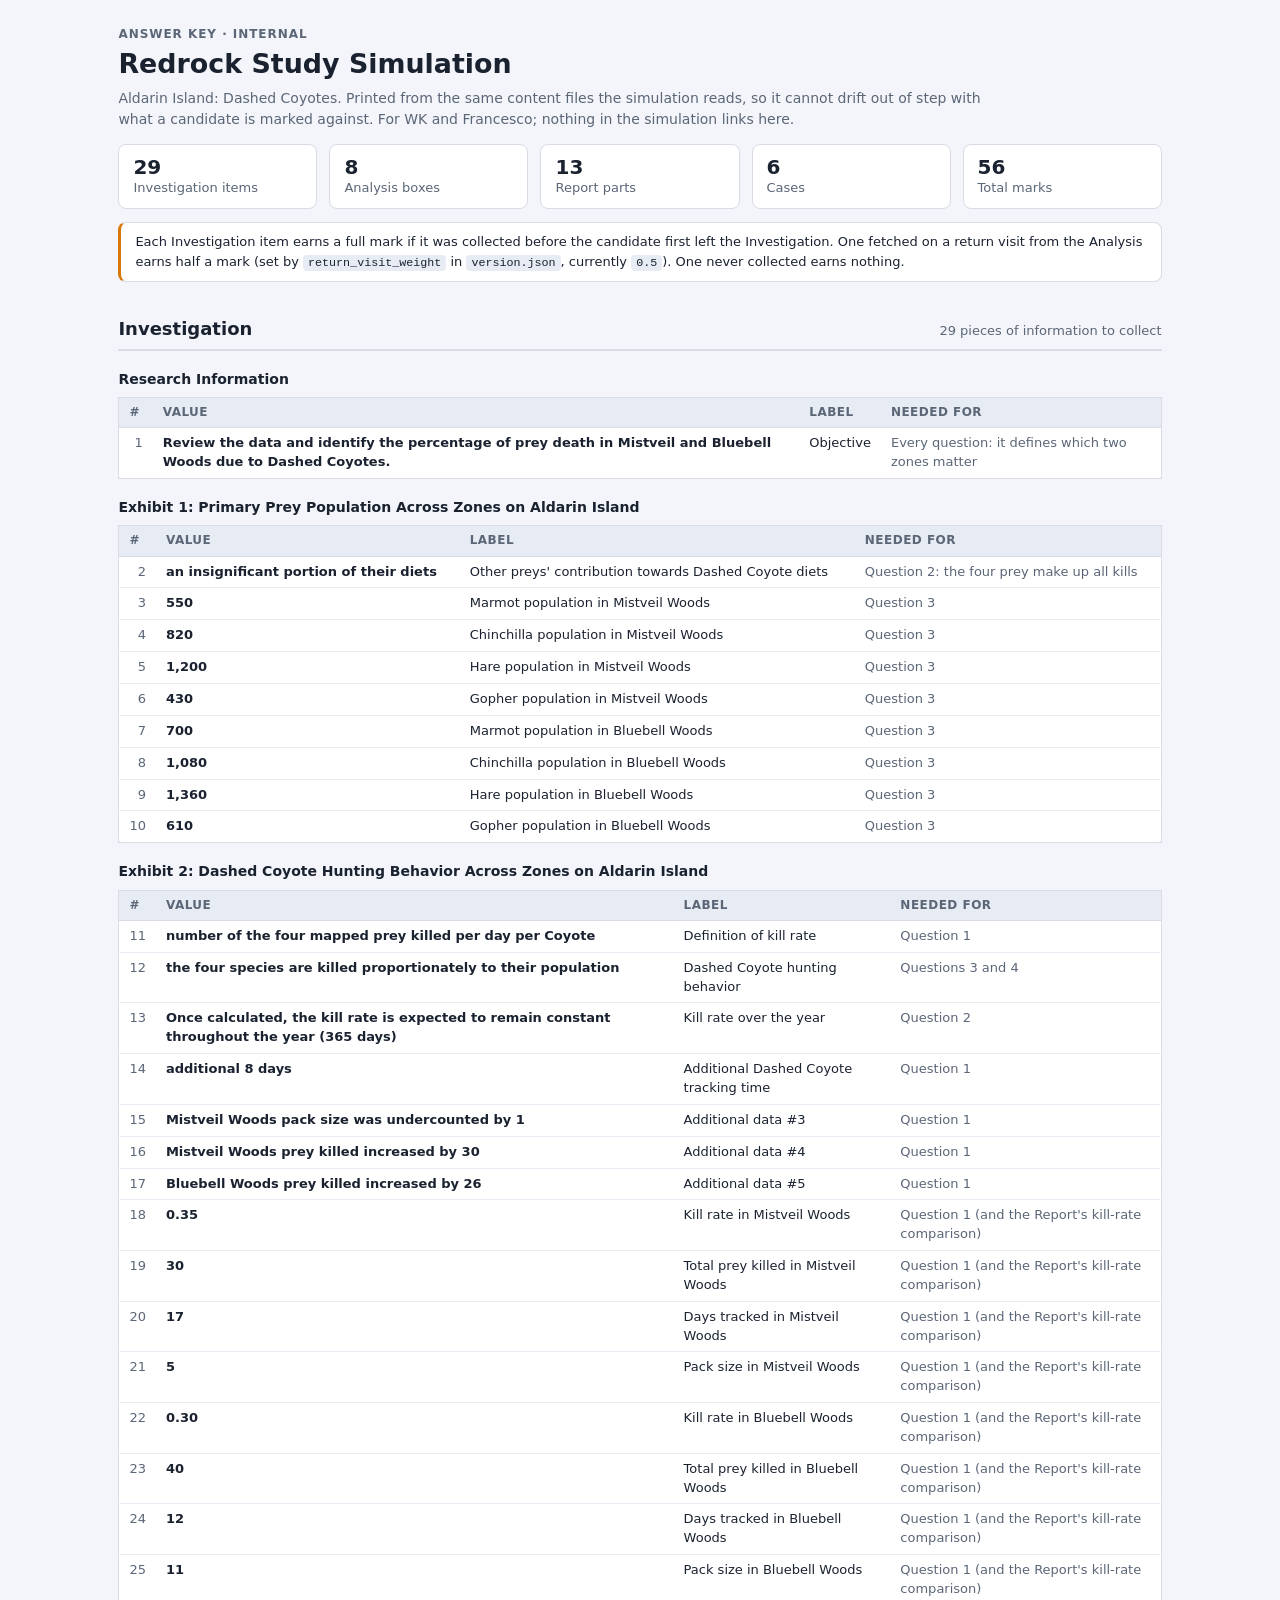
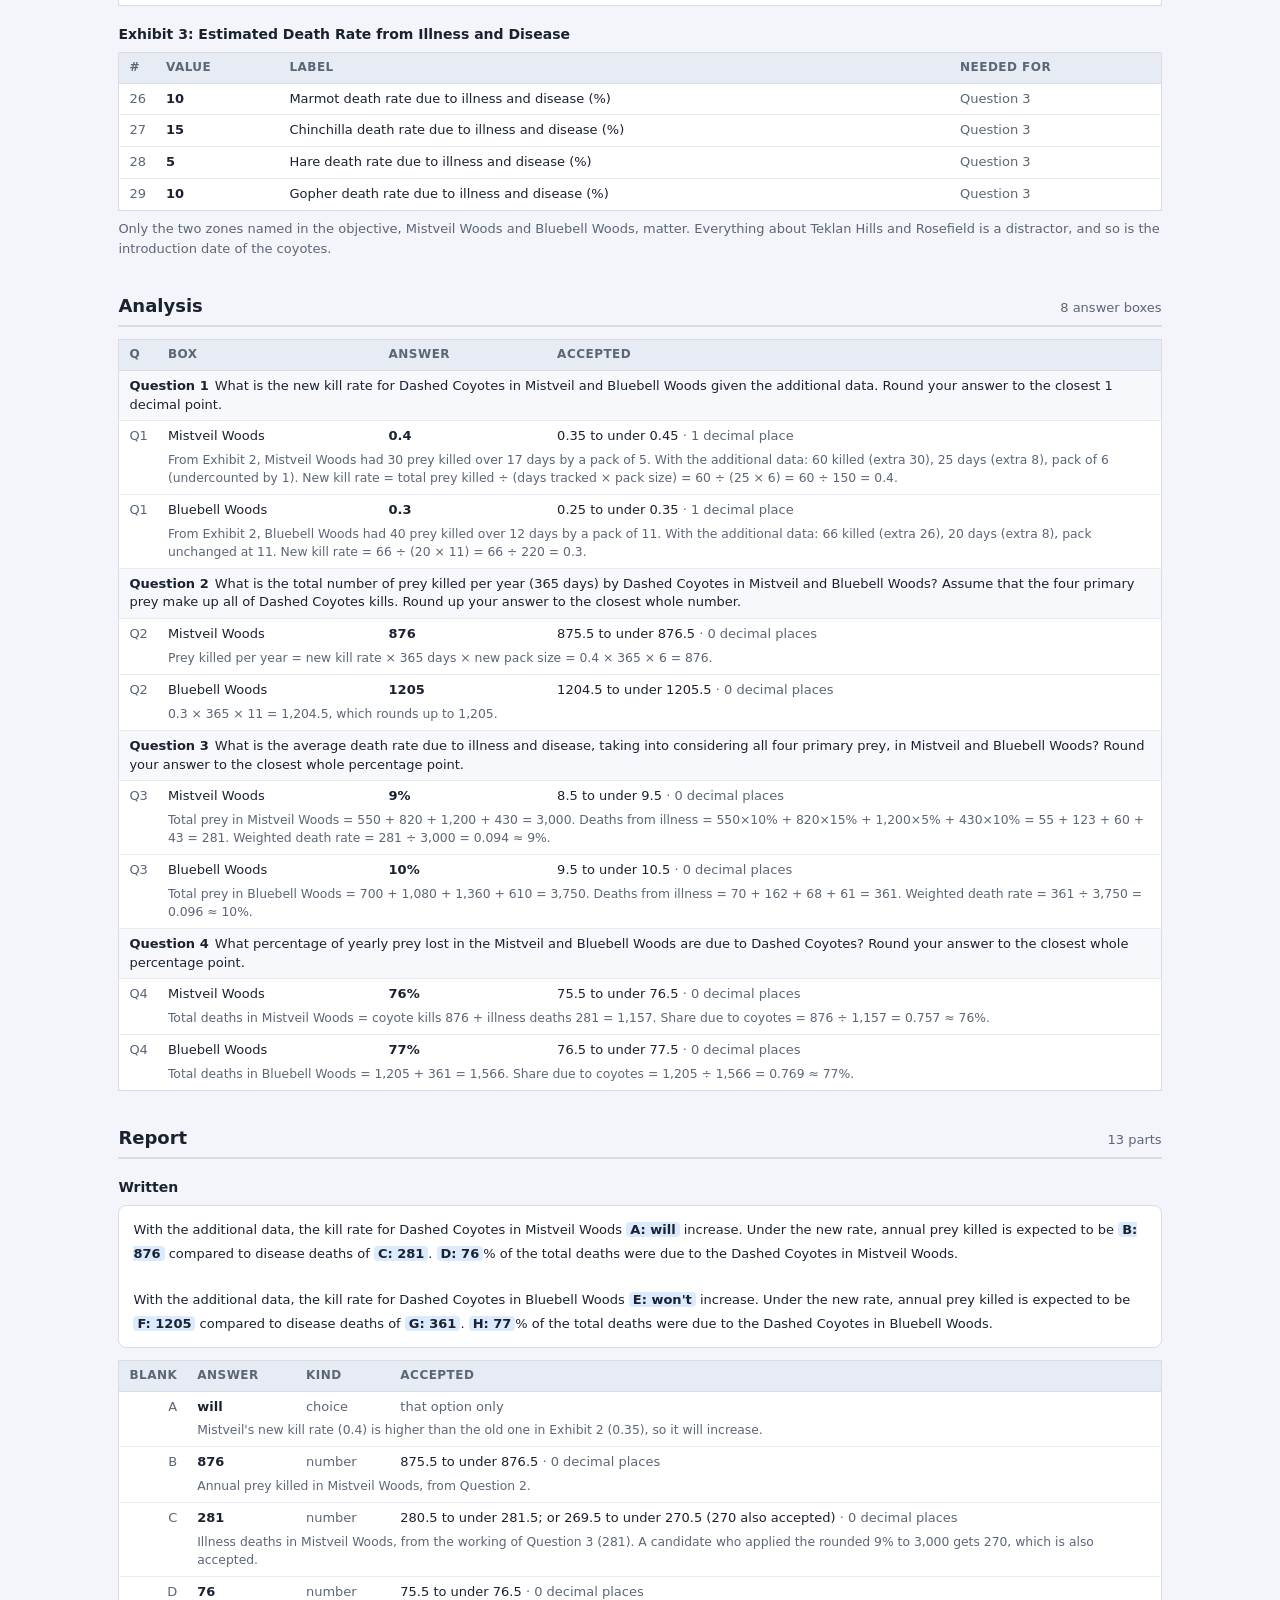
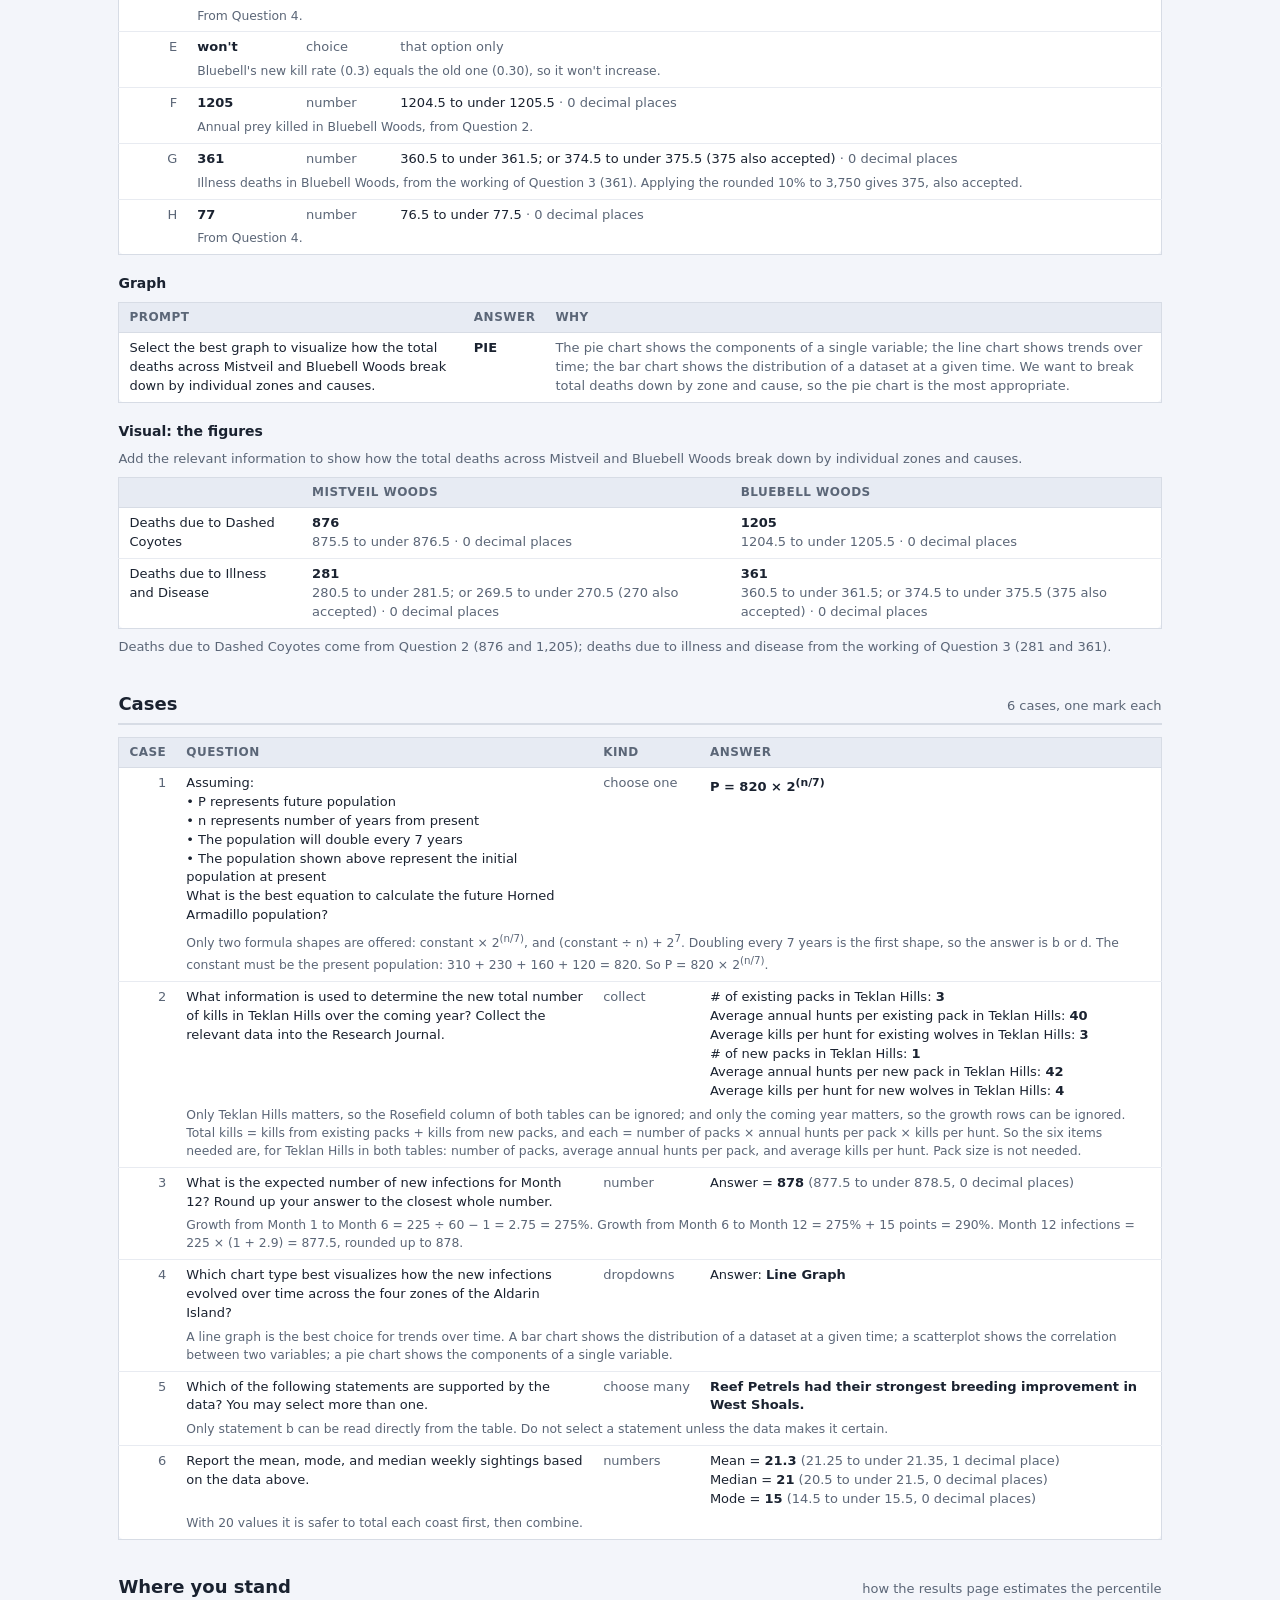
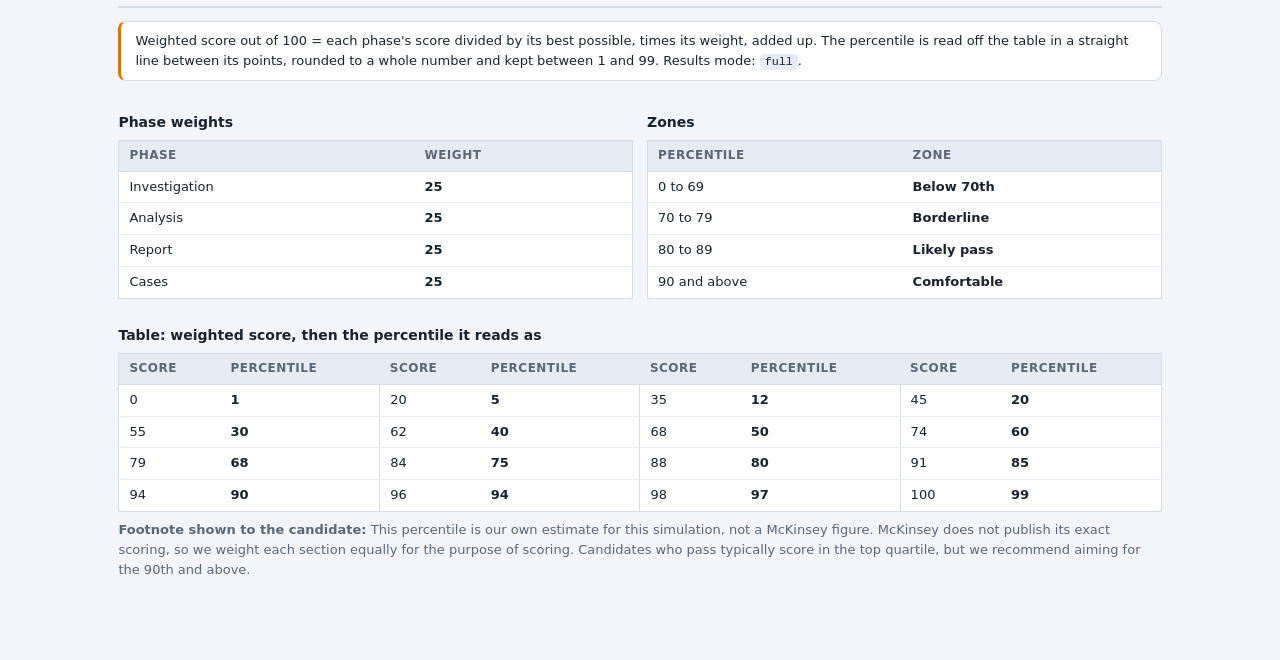
<file: tools/answer-key.html>
<!DOCTYPE html>
<html lang="en">
<head>
<meta charset="utf-8">
<meta name="viewport" content="width=device-width, initial-scale=1">
<title>Answer key</title>
<link rel="stylesheet" href="../css/shared-styles.css">
<style>
  /* An internal page for WK and Francesco: checking a candidate's work, or
     checking a content file. Nothing in the simulation links to it and a
     candidate never sees it. v1.2 (R-D40 item 9): compact tables that can be
     scanned, instead of one card per item. */
  body { overflow: auto; background: var(--surface); color: var(--on-light); }
  .wrap { max-width: 1120px; margin: 0 auto; padding: 26px clamp(14px, 3vw, 40px) 80px; }
  .eyebrow { font-size: max(12px, 0.78em); font-weight: 700; letter-spacing: 0.08em;
             text-transform: uppercase; color: var(--on-light-muted); }
  h1 { font-size: clamp(22px, 2.1vw, 30px); margin-top: 2px; }
  .sub { color: var(--on-light-muted); margin: 4px 0 var(--space-4); font-size: max(14px, 0.92em);
         max-width: 62em; line-height: 1.5; }
  .warn { background: #fef2f2; border: 1px solid #fca5a5; color: #991b1b; border-radius: var(--radius-small);
          padding: 10px 14px; margin-bottom: var(--space-4); font-size: max(14px, 0.9em); }
  h2 {
    font-size: max(18px, 1.2em);
    margin: 34px 0 var(--space-3);
    padding-bottom: 6px;
    border-bottom: 2px solid var(--surface-line);
    display: flex; align-items: baseline; justify-content: space-between; gap: 12px;
  }
  h2 .count { font-size: max(13px, 0.72em); font-weight: 500; color: var(--on-light-muted); }
  h3 { font-size: max(14px, 0.95em); margin: var(--space-5) 0 var(--space-2); }
  .totals { display: grid; grid-template-columns: repeat(5, minmax(0, 1fr)); gap: var(--space-3);
            margin: var(--space-4) 0 var(--space-3); }
  .totals div { background: var(--surface-plain); border: 1px solid var(--surface-line);
                border-radius: var(--radius-small); padding: 10px var(--space-4);
                font-size: max(13px, 0.86em); color: var(--on-light-muted); }
  .totals b { display: block; font-size: max(20px, 1.4em); color: var(--on-light); line-height: 1.2; }
  .rule { background: var(--surface-plain); border: 1px solid var(--surface-line); border-left: 3px solid var(--warning);
          border-radius: var(--radius-small); padding: 9px 14px; font-size: max(13px, 0.88em); line-height: 1.55; }
  .para { font-size: max(13px, 0.88em); line-height: 1.55; color: var(--on-light-muted); margin: var(--space-2) 0 0; }
  code { font-family: ui-monospace, Menlo, Consolas, monospace; font-size: 0.9em;
         background: var(--surface-sunken); padding: 1px 5px; border-radius: 4px; }

  table.key {
    width: 100%;
    border-collapse: collapse;
    background: var(--surface-plain);
    border: 1px solid var(--surface-line);
    border-radius: var(--radius-small);
    font-size: max(13px, 0.86em);
    margin-bottom: var(--space-2);
  }
  table.key th, table.key td { padding: 6px 10px; text-align: left; vertical-align: top;
                               border-bottom: 1px solid #e8ebf1; line-height: 1.45; }
  table.key thead th { background: var(--surface-sunken); font-size: max(12px, 0.78em);
                       text-transform: uppercase; letter-spacing: 0.04em; color: var(--on-light-muted);
                       border-bottom: 1px solid var(--surface-line); white-space: nowrap; }
  table.key td.n { color: var(--on-light-muted); width: 2.6em; text-align: right; white-space: nowrap; }
  table.key td.ans, table.key .ans { font-weight: 700; }
  table.cases td:nth-child(2) { width: 40%; }
  table.cases td:nth-child(3) { width: 9%; white-space: nowrap; }
  table.points td { white-space: nowrap; }
  table.points td.gap { border-left: 1px solid var(--surface-line); }
  table.key td.num { white-space: nowrap; }
  table.key .muted { color: var(--on-light-muted); }
  table.key tr.q-row td { background: #f6f8fc; border-top: 1px solid var(--surface-line); }
  table.key tr.q-row b { margin-right: 6px; }
  table.key tr.why td { color: var(--on-light-muted); font-size: 0.95em; padding-top: 0; }
  table.key tr.has-why td { border-bottom: none; }
  table.key tbody:last-child tr:last-child td { border-bottom: none; }
  .tpl { background: var(--surface-plain); border: 1px solid var(--surface-line); border-radius: var(--radius-small);
         padding: var(--space-3) var(--space-4); font-size: max(13px, 0.9em);
         line-height: 1.8; margin-bottom: var(--space-3); }
  .tpl mark { background: var(--accent-soft); color: var(--on-light); font-weight: 700;
              padding: 0 4px; border-radius: 4px; }
  .side-by-side { display: grid; grid-template-columns: minmax(0, 1fr) minmax(0, 1fr);
                  gap: var(--space-4); align-items: start; }
  @media (max-width: 800px) {
    .side-by-side { grid-template-columns: minmax(0, 1fr); }
    .totals { grid-template-columns: repeat(2, minmax(0, 1fr)); }
  }

  /* Printing: rows never split across pages, and a table's headings repeat
     at the top of each page it continues on. */
  @page { margin: 14mm 12mm; }
  @media print {
    .wrap { max-width: none; padding: 0; }
    h2 { break-after: avoid; }
    h3 { break-after: avoid; }
    thead { display: table-header-group; }
    tr, tbody.keep { break-inside: avoid; }
    .totals div, .rule { break-inside: avoid; }
  }
</style>
</head>
<body class="scrolls">
<div class="wrap" id="out">Loading…</div>

<script src="../js/marking.js"></script>
<script src="../js/content.js"></script>
<script>
'use strict';

function esc(t) {
  return String(t === null || t === undefined ? '' : t)
    .replace(/&/g, '&amp;').replace(/</g, '&lt;').replace(/>/g, '&gt;');
}
/* The same two content conventions the simulation itself draws: a line break
   is a line break, and ^{…} is raised (2^{7} → 2 with a small 7). Escaped
   first, so the only tags that can appear are the two put here. */
function nl(t) {
  return esc(t)
    .replace(/\{\{([^}]+)\}\}/g, '$1')        /* a bare draggable number, {{7}}, prints as 7 */
    .replace(/\^\{([^}]*)\}/g, '<sup>$1</sup>')
    .replace(/\n/g, '<br>');
}

/* What a number box accepts, in words. The rule (marking.js markNumber): an
   answer is right if it rounds to the key's figure at the key's number of
   decimal places, so 0.4 at 1 decimal place accepts 0.35 up to, but not
   including, 0.45. Extra accepted figures (any_of) get their own range. */
function band(value, d) {
  var half = 0.5 / Math.pow(10, d);
  return (Number(value) - half).toFixed(d + 1) + ' to under ' + (Number(value) + half).toFixed(d + 1);
}
function accepted(answer, d, anyOf) {
  if (d === null || d === undefined) return '';
  var out = band(answer, d);
  (anyOf || []).forEach(function (x) { out += '; or ' + band(x, d) + ' (' + x + ' also accepted)'; });
  return out + ' <span class="muted">· ' + d + (d === 1 ? ' decimal place' : ' decimal places') + '</span>';
}
function table(head, body, cls) {
  return '<table class="key' + (cls ? ' ' + cls : '') + '"><thead><tr>' +
         head.map(function (h) { return '<th>' + h + '</th>'; }).join('') +
         '</tr></thead>' + body + '</table>';
}

function draw(key) {
  var i, j, html = '';
  html += '<div class="eyebrow">Answer key · internal</div>' +
          '<h1>' + esc(key.title) + '</h1>' +
          '<p class="sub">' + esc(key.scenario) + '. Printed from the same content files the ' +
          'simulation reads, so it cannot drift out of step with what a candidate is marked ' +
          'against. For WK and Francesco; nothing in the simulation links here.</p>';
  if (key.resultsMode === 'demo') {
    html += '<div class="warn"><b>This version is a demo.</b> Do not upload this page with it: ' +
            'it prints every answer.</div>';
  }

  html += '<div class="totals">' +
    '<div><b>' + key.totals.investigation + '</b>Investigation items</div>' +
    '<div><b>' + key.totals.analysis + '</b>Analysis boxes</div>' +
    '<div><b>' + key.totals.report + '</b>Report parts</div>' +
    '<div><b>' + key.totals.cases + '</b>Cases</div>' +
    '<div><b>' + key.totals.total + '</b>Total marks</div>' +
  '</div>';

  var w = key.returnVisitWeight;
  var earned = w === 1 ? 'a full mark' : w === 0 ? 'nothing'
             : w === 0.5 ? 'half a mark' : String(w) + ' of a mark';
  html += '<p class="rule">Each Investigation item earns a full mark if it was collected before the ' +
          'candidate first left the Investigation. One fetched on a return visit from the Analysis ' +
          'earns ' + esc(earned) + ' (set by <code>return_visit_weight</code> in ' +
          '<code>version.json</code>, currently <code>' + esc(String(w)) + '</code>). ' +
          'One never collected earns nothing.</p>';

  /* --- Investigation: one table per section ---------------------------- */
  html += '<h2>Investigation <span class="count">' + key.totals.investigation +
          ' pieces of information to collect</span></h2>';
  var groups = [], current = null;
  for (i = 0; i < key.investigation.length; i++) {
    var item = key.investigation[i];
    if (!current || current.section !== item.section) {
      current = { section: item.section, items: [] };
      groups.push(current);
    }
    current.items.push(item);
  }
  var n = 0;
  groups.forEach(function (g) {
    var rows = '<tbody>';
    g.items.forEach(function (it) {
      n++;
      rows += '<tr><td class="n">' + n + '</td><td class="ans">' + nl(it.text) + '</td>' +
              '<td>' + nl(it.label) + '</td><td class="muted">' + nl(it.needed_for) + '</td></tr>';
    });
    html += '<h3>' + nl(g.section) + '</h3>' +
            table(['#', 'Value', 'Label', 'Needed for'], rows + '</tbody>');
  });
  if (key.investigationExplanation) {
    html += '<p class="para">' + nl(key.investigationExplanation) + '</p>';
  }

  /* --- Analysis --------------------------------------------------------- */
  html += '<h2>Analysis <span class="count">' + key.totals.analysis + ' answer boxes</span></h2>';
  var aRows = '';
  for (i = 0; i < key.analysis.length; i++) {
    var q = key.analysis[i];
    aRows += '<tbody class="keep"><tr class="q-row"><td colspan="4"><b>Question ' + q.number +
             '</b>' + nl(q.text) + '</td></tr></tbody>';
    for (j = 0; j < q.boxes.length; j++) {
      var box = q.boxes[j];
      aRows += '<tbody class="keep"><tr' + (box.explanation ? ' class="has-why"' : '') + '>' +
                 '<td class="n">Q' + q.number + '</td>' +
                 '<td>' + nl(box.label) + '</td>' +
                 '<td class="ans num">' + nl(box.answer) + (box.unit ? nl(box.unit) : '') + '</td>' +
                 '<td class="num">' + accepted(box.answer, box.decimals, box.any_of) + '</td>' +
               '</tr>' +
               (box.explanation ? '<tr class="why"><td></td><td colspan="3">' + nl(box.explanation) +
                 '</td></tr>' : '') +
               '</tbody>';
    }
  }
  html += table(['Q', 'Box', 'Answer', 'Accepted'], aRows);

  /* --- Report ----------------------------------------------------------- */
  html += '<h2>Report <span class="count">' + key.totals.report + ' parts</span></h2>';
  var filled = esc(key.report.template);
  for (i = 0; i < key.report.written.length; i++) {
    var wb = key.report.written[i];
    filled = filled.replace('[[' + wb.id + ']]', '<mark>' + esc(wb.id.toUpperCase()) + ': ' +
                            esc(wb.answerLabel) + '</mark>');
  }
  html += '<h3>Written</h3><div class="tpl">' +
          filled.replace(/\^\{([^}]*)\}/g, '<sup>$1</sup>').replace(/\n/g, '<br>') + '</div>';
  var wRows = '';
  for (i = 0; i < key.report.written.length; i++) {
    wb = key.report.written[i];
    wRows += '<tbody class="keep"><tr' + (wb.explanation ? ' class="has-why"' : '') + '>' +
               '<td class="n">' + esc(wb.id.toUpperCase()) + '</td>' +
               '<td class="ans num">' + nl(wb.answerLabel) + '</td>' +
               '<td class="muted">' + (wb.kind === 'dropdown' ? 'choice' : 'number') + '</td>' +
               '<td class="num">' + (wb.kind === 'number' ? accepted(wb.answer, wb.decimals, wb.any_of) :
                                     '<span class="muted">that option only</span>') + '</td>' +
             '</tr>' +
             (wb.explanation ? '<tr class="why"><td></td><td colspan="3">' + nl(wb.explanation) +
               '</td></tr>' : '') +
             '</tbody>';
  }
  html += table(['Blank', 'Answer', 'Kind', 'Accepted'], wRows);

  html += '<h3>Graph</h3>' +
          table(['Prompt', 'Answer', 'Why'],
                '<tbody class="keep"><tr><td>' + nl(key.report.chart.prompt) + '</td>' +
                '<td class="ans num">' + nl(key.report.chart.answer.toUpperCase()) + '</td>' +
                '<td class="muted">' + nl(key.report.chart.explanation) + '</td></tr></tbody>');

  html += '<h3>Visual: the figures</h3><p class="para" style="margin:0 0 8px">' +
          nl(key.report.grid.prompt) + '</p>';
  var cols = [], rowsOrder = [], byRow = {};
  key.report.grid.cells.forEach(function (c) {
    if (cols.indexOf(c.col) === -1) cols.push(c.col);
    if (!byRow[c.row]) { byRow[c.row] = {}; rowsOrder.push(c.row); }
    byRow[c.row][c.col] = c;
  });
  var gRows = '<tbody>';
  rowsOrder.forEach(function (rowName) {
    gRows += '<tr><td>' + nl(rowName) + '</td>';
    cols.forEach(function (colName) {
      var c = byRow[rowName][colName];
      gRows += '<td><span class="ans">' + nl(c.answer) + '</span>' +
               (c.fixed ? ' <span class="muted">(pre-filled, not marked)</span>'
                        : '<br><span class="muted">' + accepted(c.answer, c.decimals, c.any_of) + '</span>') +
               '</td>';
    });
    gRows += '</tr>';
  });
  html += table([''].concat(cols.map(nl)), gRows + '</tbody>');
  if (key.report.grid.explanation) html += '<p class="para">' + nl(key.report.grid.explanation) + '</p>';

  /* --- Cases ------------------------------------------------------------ */
  html += '<h2>Cases <span class="count">' + key.totals.cases + ' cases, one mark each</span></h2>';
  var cRows = '';
  for (i = 0; i < key.cases.length; i++) {
    var c = key.cases[i];
    var answer = '';
    if (c.answer !== null) answer = '<span class="ans">' + nl(c.answer) + '</span>';
    if (c.parts.length) {
      answer += c.parts.map(function (p) {
        var joiner = /[=:]\s*$/.test(p.label) ? ' ' : ': ';
        var bits = nl(p.label) + joiner + '<span class="ans">' + nl(p.answer) + '</span>';
        if (p.decimals !== undefined && p.decimals !== null) {
          bits += ' <span class="muted">(' + accepted(p.answer, p.decimals, p.any_of)
                    .replace(/ <span class="muted">· /, ', ').replace(/<\/span>$/, '') + ')</span>';
        }
        return bits;
      }).join('<br>');
    }
    cRows += '<tbody class="keep"><tr' + (c.explanation ? ' class="has-why"' : '') + '>' +
               '<td class="n">' + c.number + '</td>' +
               '<td>' + nl(c.question) + '</td>' +
               '<td class="muted">' + esc(c.mechanism.replace('_', ' ')) + '</td>' +
               '<td>' + answer + '</td>' +
             '</tr>' +
             (c.explanation ? '<tr class="why"><td></td><td colspan="3">' + nl(c.explanation) +
               '</td></tr>' : '') +
             '</tbody>';
  }
  html += table(['Case', 'Question', 'Kind', 'Answer'], cRows, 'cases');

  /* --- The percentile mapping (v1.2) ------------------------------------ */
  var b = key.benchmark;
  html += '<h2>Where you stand <span class="count">how the results page estimates the percentile</span></h2>';
  if (!b) {
    html += '<p class="para">This version has no <code>benchmark</code> block, so the results page ' +
            'shows no percentile.</p>';
  } else {
    html += '<p class="rule">Weighted score out of 100 = each phase\'s score divided by its best ' +
            'possible, times its weight, added up. The percentile is read off the table in a straight ' +
            'line between its points, rounded to a whole number and kept between 1 and 99. Results ' +
            'mode: <code>' + esc(key.resultsMode) + '</code>.</p>';
    var wt = '<tbody>' + ['investigation', 'analysis', 'report', 'cases'].map(function (k) {
      return '<tr><td>' + k.charAt(0).toUpperCase() + k.slice(1) + '</td><td class="ans num">' +
             esc(b.phase_weights[k]) + '</td></tr>';
    }).join('') + '</tbody>';
    var zt = '<tbody>' + b.zones.map(function (z, zi) {
      var to = zi < b.zones.length - 1 ? ' to ' + (b.zones[zi + 1].from - 1) : ' and above';
      return '<tr><td class="num">' + esc(z.from) + to + '</td><td class="ans">' + nl(z.label) + '</td></tr>';
    }).join('') + '</tbody>';
    /* the table's points, four pairs to a row so sixteen points stay compact */
    var pt = '<tbody>', per = 4;
    for (var pi = 0; pi < b.percentiles.length; pi += per) {
      pt += '<tr>';
      for (var pj = pi; pj < pi + per; pj++) {
        var pp = b.percentiles[pj];
        pt += pp ? '<td class="num' + (pj > pi ? ' gap' : '') + '">' + esc(pp[0]) + '</td>' +
                   '<td class="ans num">' + esc(pp[1]) + '</td>'
                 : '<td' + (pj > pi ? ' class="gap"' : '') + '></td><td></td>';
      }
      pt += '</tr>';
    }
    pt += '</tbody>';
    html += '<div class="side-by-side">' +
              '<div><h3>Phase weights</h3>' + table(['Phase', 'Weight'], wt) + '</div>' +
              '<div><h3>Zones</h3>' + table(['Percentile', 'Zone'], zt) + '</div>' +
            '</div>' +
            '<h3>Table: weighted score, then the percentile it reads as</h3>' +
            table(['Score', 'Percentile', 'Score', 'Percentile', 'Score', 'Percentile', 'Score', 'Percentile'],
                  pt, 'points');
    if (b.note) html += '<p class="para"><b>Footnote shown to the candidate:</b> ' + nl(b.note) + '</p>';
  }

  document.getElementById('out').innerHTML = html;
  document.title = 'Answer key: ' + key.title;
}

var id = CONTENT.versionFromUrl(window.location.search, 'rr6');
CONTENT.loadVersion(id, '../').then(function (loaded) {
  if (!loaded.ok) {
    document.getElementById('out').innerHTML =
      '<h1>The content could not be read</h1><ul>' +
      loaded.errors.map(function (e) { return '<li>' + esc(e) + '</li>'; }).join('') + '</ul>';
    return;
  }
  draw(MARKING.answerKey(loaded.content));
});
</script>
</body>
</html>
</file>
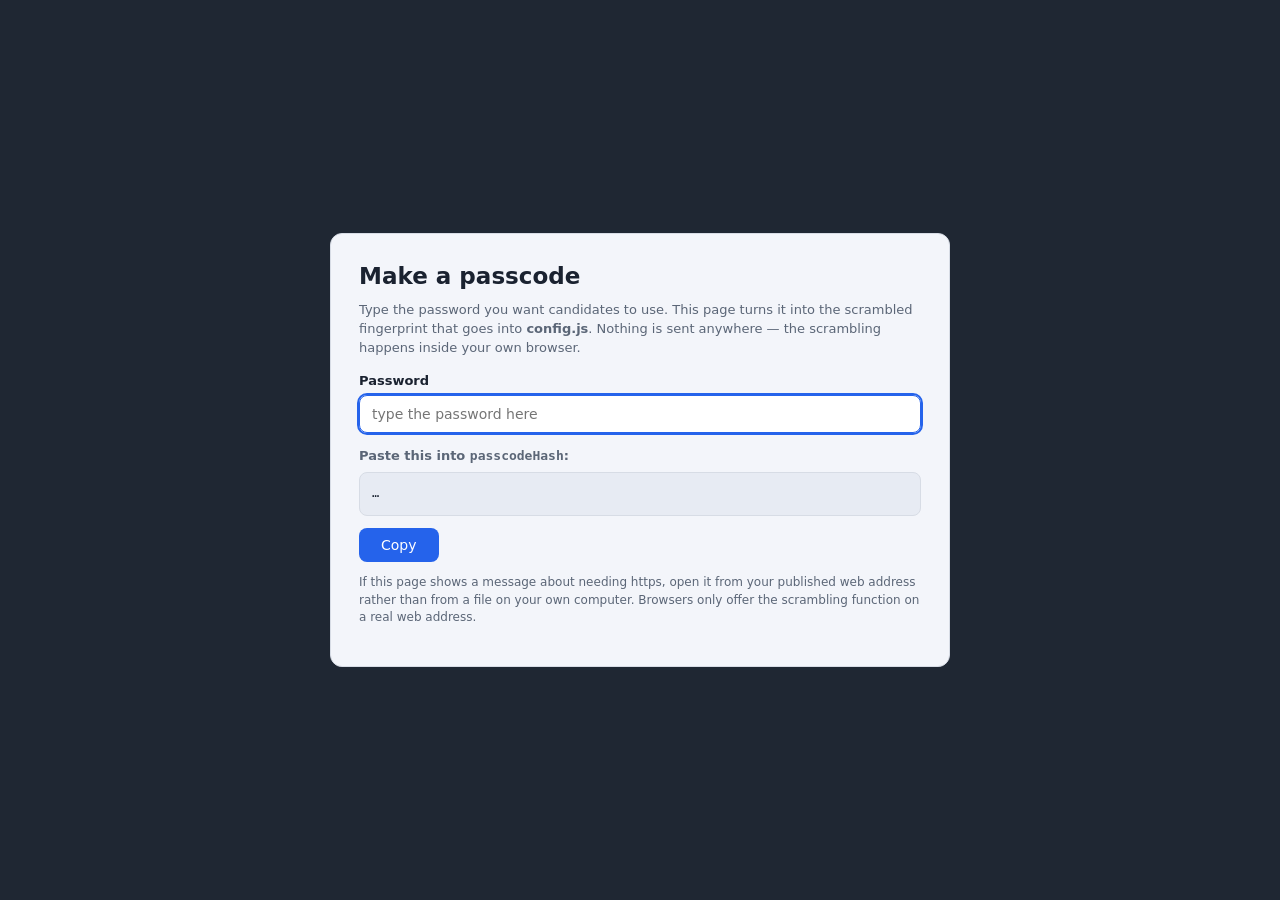
<file: tools/make-passcode.html>
<!DOCTYPE html>
<html lang="en">
<head>
<meta charset="utf-8">
<meta name="viewport" content="width=device-width, initial-scale=1">
<title>Make a passcode</title>
<link rel="stylesheet" href="../css/shared-styles.css">
<style>
  body { display: flex; align-items: center; justify-content: center; padding: 20px; }
  .box { width: min(620px, 94vw); }
  .card { padding: var(--space-6) 28px; }
  h1 { font-size: clamp(19px, 1.8vw, 25px); margin-bottom: var(--space-2); }
  p  { font-size: max(13px, 0.88em); color: var(--on-light-muted); margin: 0 0 var(--space-4); }
  .out {
    background: var(--surface-sunken); border: 1px solid var(--surface-line);
    border-radius: var(--radius-small); padding: var(--space-3);
    font-family: ui-monospace, "SF Mono", Menlo, Consolas, monospace;
    font-size: max(12px, 0.8em); word-break: break-all; min-height: 44px;
    color: var(--on-light);
  }
  .row { display: flex; gap: var(--space-2); margin-top: var(--space-3); align-items: center; }
  .note { font-size: max(12px, 0.8em); color: var(--on-light-muted); margin-top: var(--space-3); }
</style>
</head>
<body>
<div class="box">
  <div class="card">
    <h1>Make a passcode</h1>
    <p>
      Type the password you want candidates to use. This page turns it into the scrambled
      fingerprint that goes into <strong>config.js</strong>. Nothing is sent anywhere —
      the scrambling happens inside your own browser.
    </p>

    <div class="field">
      <label for="pw">Password</label>
      <input id="pw" type="text" autocomplete="off" spellcheck="false"
             placeholder="type the password here">
    </div>

    <p style="margin-bottom:6px"><strong>Paste this into <code>passcodeHash</code>:</strong></p>
    <div class="out" id="out">…</div>

    <div class="row">
      <button class="btn" id="copy" type="button">Copy</button>
      <span class="note" id="said"></span>
    </div>

    <p class="note">
      If this page shows a message about needing https, open it from your published web
      address rather than from a file on your own computer. Browsers only offer the
      scrambling function on a real web address.
    </p>
  </div>
</div>

<script>
'use strict';
var pw = document.getElementById('pw');
var out = document.getElementById('out');
var said = document.getElementById('said');

function toHex(buffer) {
  return Array.prototype.map.call(new Uint8Array(buffer), function (b) {
    return ('00' + b.toString(16)).slice(-2);
  }).join('');
}

function update() {
  var text = pw.value;
  if (!text) { out.textContent = '…'; return; }
  if (!window.crypto || !window.crypto.subtle) {
    out.textContent = 'This browser will only scramble passwords on an https address. ' +
                      'Open this page from your published site.';
    return;
  }
  window.crypto.subtle.digest('SHA-256', new TextEncoder().encode(text))
    .then(function (digest) { out.textContent = toHex(digest); })
    .catch(function () { out.textContent = 'Could not scramble the password in this browser.'; });
}

pw.addEventListener('input', update);
document.getElementById('copy').addEventListener('click', function () {
  var text = out.textContent;
  if (!text || text === '…') { said.textContent = 'Type a password first.'; return; }
  if (navigator.clipboard) {
    navigator.clipboard.writeText(text).then(function () {
      said.textContent = 'Copied.';
      setTimeout(function () { said.textContent = ''; }, 2000);
    });
  } else {
    said.textContent = 'Select the text above and copy it.';
  }
});
pw.focus();
</script>
</body>
</html>
</file>
<file: css/shared-styles.css>
/* ==========================================================================
   CASEMENTOR SIMULATION — SHARED STYLES
   ==========================================================================

   The common visual language for CaseMentor / CaseMaster practice
   simulations. Extracted from the Sea Wolf rebuild (September 2026) so that
   Redrock, and anything after it, looks like the same product without
   anybody having to remember what Sea Wolf looked like.

   HOW TO USE THIS FILE
   --------------------
   1. Copy it into your simulation's `css/` folder.
   2. Load it BEFORE your own stylesheet:

          <link rel="stylesheet" href="css/shared-styles.css">
          <link rel="stylesheet" href="css/app.css">

   3. Put anything specific to your simulation in your own `app.css`. Do not
      edit this file to make one simulation look different — that is what
      breaks the family resemblance. If a change genuinely belongs to every
      simulation, change it here and re-copy it to the others.

   WHAT THIS FILE DEPENDS ON
   -------------------------
   Nothing. No images, no web fonts, no other stylesheet, no JavaScript, no
   internet connection. It uses only the fonts already installed on the
   visitor's computer. You can open a page that loads only this file and it
   will render correctly.

   WHAT IS FIXED AND WHAT IS YOURS
   -------------------------------
   Read STYLE-GUIDE.md. In short: the colours, the type sizes, the spacing
   steps and the components below are fixed brand identity and should be
   used unchanged. Anything describing microbes, seabeds or sites is Sea
   Wolf's own and is NOT in this file.

   A NOTE ON WHY THE COLOURS LOOK DARKER THAN YOU MIGHT EXPECT
   -----------------------------------------------------------
   Several were deliberately darkened during the Sea Wolf build because the
   lighter versions failed the readability standard the project had already
   committed to (WCAG AA: ordinary text at least 4.5 times the brightness of
   its background, larger text and meaningful shapes at least 3 times). The
   measured ratios are in STYLE-GUIDE.md. Please do not lighten them back.
   ========================================================================== */


/* ==========================================================================
   1. THE PALETTE, THE TYPE SIZES AND THE SPACING STEPS

   Every colour and size is named once, here. Change it here and it changes
   everywhere. Do not hunt for raw colour values further down the file.
   ========================================================================== */
:root {

  /* --- THE DARK STAGE THE SIMULATION SITS ON ---------------------------- */
  --page-bg:        #1f2733;   /* behind absolutely everything */
  --box-bg:         #2b3545;   /* inside the main playing area */
  --header-bg:      #333f50;   /* the bar across the top */
  --box-border:     #46536a;   /* edges and dividers on the dark stage */

  /* --- LIGHT SURFACES: cards, columns, popups, the results screen -------
     Content that has to be read sits on a light surface, never on the dark
     stage. This is a hard rule, not a preference: it is what keeps text and
     small pictures legible. */
  --surface:        #f3f5fa;   /* the normal light card */
  --surface-plain:  #ffffff;   /* a plainer white, e.g. behind a picture */
  --surface-line:   #d7dce5;   /* the edge of a light card */
  --surface-sunken: #e7ebf3;   /* a recess inside a light card */

  /* --- TEXT -------------------------------------------------------------
     Four text colours, two for each kind of background. "Muted" is for
     supporting text only, never for anything the candidate must act on. */
  --on-dark:        #e6e9f0;
  --on-dark-muted:  #a8b2c4;
  --on-light:       #1a2230;
  --on-light-muted: #5b6677;

  /* --- COLOURS THAT CARRY MEANING --------------------------------------
     Each of these says something. Do not use them decoratively: a candidate
     who learns that blue means "you can press this" should never meet a
     blue thing that cannot be pressed. */
  --accent:         #2563eb;   /* you can press this / this is selected */
  --accent-dark:    #1d4ed8;   /* the mouse is over it */
  --accent-soft:    #dbeafe;   /* a pale blue wash behind a selected thing */
  --success:        #15803d;   /* correct, or a best-possible score */
  --error:          #dc2626;   /* wrong, or a destructive action */
  --warning:        #d97706;   /* caution, not yet an error */
  --warning-soft:   #fef3c7;   /* a pale wash behind a warning */
  --timer-green:    #4ade80;   /* time remaining */
  --timer-track:    #2a3344;   /* time already spent */

  /* --- SIZES ------------------------------------------------------------ */
  --header-height:  56px;
  --radius:         12px;      /* big things: panels, cards, popups */
  --radius-small:    8px;      /* small things: buttons, inputs, chips */
  --panel-width:    18%;       /* the information sidebar */
  --panel-min:     220px;      /* ...but never narrower than this */

  /* --- TYPE -------------------------------------------------------------
     One base size that grows a little on a large screen and never falls
     below 14px. Everything else is expressed relative to it, so the whole
     interface scales together. */
  --font: clamp(14px, 1.05vw, 18px);

  /* --- THE SPACING SCALE ------------------------------------------------
     Six steps. Use these rather than inventing numbers: a layout built from
     a small fixed set of gaps looks deliberate, and one built from
     arbitrary numbers looks accidental, even when nobody can say why.

       --space-1   4px   inside a chip; between an icon and its own label
       --space-2   8px   between closely related items
       --space-3  12px   the normal gap between things in a row
       --space-4  14px   padding inside a panel or card
       --space-5  18px   between blocks of content
       --space-6  26px   between major sections                            */
  --space-1:  4px;
  --space-2:  8px;
  --space-3: 12px;
  --space-4: 14px;
  --space-5: 18px;
  --space-6: 26px;
}


/* ==========================================================================
   2. PAGE BASICS
   ========================================================================== */
* { box-sizing: border-box; }

/* ANYTHING MARKED `hidden` MUST REALLY BE HIDDEN. DO NOT REMOVE THIS RULE.

   It is here because of a real fault that cost a morning. A "please enlarge
   your window" panel was styled `display: flex`, and that beats the
   browser's own way of hiding an element marked `hidden`. The panel covers
   the whole screen, so it sat there invisible and swallowed every click on
   the page — the login button simply did nothing, with no error anywhere.

   Any rule that sets `display` on an element you also hide with `hidden`
   will reproduce this. The line below closes it off for every element at
   once, rather than for the one panel that happened to break first. */
[hidden] { display: none !important; }

html, body {
  height: 100%;
  margin: 0;
  padding: 0;
}

body {
  background: var(--page-bg);
  color: var(--on-dark);
  font-family: system-ui, -apple-system, "Segoe UI", Roboto, sans-serif;
  font-size: var(--font);
  line-height: 1.45;
  overflow: hidden;              /* the game itself never scrolls */
  -webkit-font-smoothing: antialiased;
  /* Numbers line up in columns instead of jiggling as they change — which
     matters a great deal on a screen with a counting-down clock. */
  font-variant-numeric: tabular-nums;
}

/* The results screen is the one screen allowed to scroll. See §9. */
body.scrolls { overflow: auto; }

h1, h2, h3 { margin: 0; font-weight: 600; }

/* NOTHING IS EVER SMALLER THAN 12px. This is the readability floor for the
   whole product. `max(12px, …)` is the pattern used throughout: it means
   "this size, but never below 12px". */
small, .small { font-size: max(12px, 0.8em); }


/* ==========================================================================
   3. THE HEADER BAR AND THE TIMER
   ========================================================================== */
.header-bar {
  flex: 0 0 auto;
  height: var(--header-height);
  background: var(--header-bg);
  display: flex;
  align-items: center;
  padding: 0 var(--space-4);
  gap: var(--space-3);
  position: relative;
  z-index: 30;
}
.header-left, .header-right {
  flex: 1 1 0;
  display: flex;
  align-items: center;
  gap: var(--space-2);
}
.header-right { justify-content: flex-end; }

/* The clock reading, e.g. "29 min left" or "Time's up". */
.time-text {
  font-size: max(12px, 0.78em);
  color: var(--on-dark);
  white-space: nowrap;
}

.time-bar {
  width: min(34vw, 420px);
  height: 9px;
  background: var(--timer-track);
  border-radius: 999px;
  overflow: hidden;
  flex: 0 1 auto;
  /* THE PALE OUTLINE IS LOAD-BEARING. Keep it.

     No pair of colours exists that contrasts enough with each OTHER and
     also stands out from the header bar behind them — that was checked by
     exhaustive search, it is a geometric impossibility, not a failure of
     imagination. So the outline, not a colour difference, is what makes the
     full length of the bar visible. Without it a candidate can see the
     green but cannot tell what fraction of the bar it is, which is the
     entire point of a timer bar. */
  border: 1px solid rgba(255, 255, 255, 0.45);
}
.time-bar-fill {
  height: 100%;
  background: var(--timer-green);
  border-radius: 999px;
  /* Slow enough to read as draining, not as ticking. */
  transition: width 0.9s linear;
}


/* ==========================================================================
   4. BUTTONS
   ========================================================================== */

/* The primary button. One per screen: the thing the candidate is meant to
   press next. */
.btn {
  font-family: inherit;
  font-size: max(14px, 0.9em);
  font-weight: 500;
  border: none;
  border-radius: var(--radius-small);
  padding: 9px 22px;
  cursor: pointer;
  background: var(--accent);
  color: #fff;
  transition: background 0.12s ease;
}
.btn:hover:not(:disabled)  { background: var(--accent-dark); }
.btn:active:not(:disabled) { transform: translateY(1px); }
.btn:disabled {
  opacity: 0.4;
  cursor: not-allowed;
}
/* Every focusable thing shows a visible ring when reached by keyboard. */
.btn:focus-visible {
  outline: 2px solid #fff;
  outline-offset: 2px;
}

/* A quieter button, for anything that is not the main action — Restart,
   Legend, Print. Reads as available without competing with the primary. */
.btn-quiet {
  font-family: inherit;
  font-size: max(13px, 0.84em);
  font-weight: 500;
  border: 1px solid var(--box-border);
  border-radius: var(--radius-small);
  padding: 6px 14px;
  cursor: pointer;
  background: transparent;
  color: var(--on-dark);
  transition: background 0.12s ease;
}
.btn-quiet:hover:not(:disabled) { background: rgba(255, 255, 255, 0.09); }
.btn-quiet:focus-visible { outline: 2px solid #fff; outline-offset: 2px; }

/* A small round button carrying a + or a −, for adding and removing things.

   WHY THE GLYPH IS DRAWN INSTEAD OF TYPED
   ---------------------------------------
   A typed "+" never sits in the middle of a circle. Fonts place those
   characters on the mathematical axis, which is above the centre of the
   line box, so the character lands low — and lands differently on Windows,
   macOS and iOS. Line-height tricks get close and stay wrong.

   So the button contains no text at all. The bar and the upright are two
   drawn rectangles, each centred by `transform`, which is exact and
   identical in every browser. `.round-btn.remove` simply omits the upright.

   The glyph is sized as a PERCENTAGE of the circle, not in pixels, so it
   keeps its proportions when the visitor zooms the browser. In pixels it
   did not: the bar filled 58% of the circle at 80% zoom and 31% at 150%,
   so the + visibly changed shape as you zoomed. */
.round-btn {
  position: relative;
  width: 26px;
  height: 26px;
  border-radius: 50%;
  border: none;
  padding: 0;
  background: var(--accent);
  color: #fff;
  cursor: pointer;
  font-family: inherit;
  font-size: 0;                  /* hides any character in the markup */
  line-height: 0;
  display: block;
  transition: background 0.12s ease, transform 0.08s ease;
}
.round-btn::before {             /* the horizontal bar — on both + and − */
  content: "";
  position: absolute;
  top: 50%; left: 50%;
  transform: translate(-50%, -50%);
  width: 46%; height: 8%;
  min-height: 2px;
  border-radius: 1px;
  background: #fff;
}
.round-btn::after {              /* the upright — only on + */
  content: "";
  position: absolute;
  top: 50%; left: 50%;
  transform: translate(-50%, -50%);
  width: 8%; height: 46%;
  min-width: 2px;
  border-radius: 1px;
  background: #fff;
}
.round-btn.remove::after { display: none; }
.round-btn.remove          { background: var(--error); }
.round-btn.remove:hover:not(:disabled) { background: #b91c1c; }
.round-btn:hover:not(:disabled)  { background: var(--accent-dark); }
.round-btn:active:not(:disabled) { transform: scale(0.94); }
.round-btn:disabled { opacity: 0.32; cursor: not-allowed; }
.round-btn:focus-visible { outline: 2px solid #fff; outline-offset: 2px; }


/* ==========================================================================
   5. THE MAIN BOX, THE WORKSPACE AND THE INFORMATION SIDEBAR
   ========================================================================== */
#app {
  display: flex;
  flex-direction: column;
  height: 100%;
}

.stage {
  flex: 1 1 auto;
  min-height: 0;
  padding: var(--space-4);
  display: flex;
}

.main-box {
  flex: 1 1 auto;
  min-height: 0;
  background: var(--box-bg);
  border: 1px solid var(--box-border);
  border-radius: var(--radius);
  display: flex;
  overflow: hidden;
  position: relative;
}

/* Everything except the sidebar. */
.workspace {
  flex: 1 1 auto;
  min-width: 0;
  min-height: 0;
  padding: var(--space-4) 16px;
  display: flex;
  flex-direction: column;
  overflow: hidden;
}

/* THE INFORMATION SIDEBAR — the right-hand strip that says what the current
   task is asking for. It is always present, always in the same place, and
   always the same width, so a candidate under time pressure never has to
   look for it. */
.side {
  flex: 0 0 var(--panel-width);
  min-width: var(--panel-min);
  padding: var(--space-4);
  display: flex;
  flex-direction: column;
  gap: var(--space-3);
  border-left: 1px solid var(--box-border);
  min-height: 0;
}
.side-card {
  background: var(--surface);
  color: var(--on-light);
  border-radius: var(--radius-small);
  padding: var(--space-3) var(--space-4);
}
.side-card h3 {
  font-size: max(13px, 0.86em);
  margin-bottom: var(--space-1);
}
.side-card .side-group {
  font-size: max(12px, 0.8em);
  color: var(--on-light-muted);
  font-weight: 600;
  margin-top: var(--space-2);
}


/* ==========================================================================
   6. LIGHT CARDS

   The general-purpose container for content a candidate must read. Always
   light, whatever sits behind it.
   ========================================================================== */
.card {
  background: var(--surface);
  color: var(--on-light);
  border: 1px solid var(--surface-line);
  border-radius: var(--radius);
  padding: var(--space-3);
  position: relative;
}
.card-title {
  font-weight: 700;
  font-size: max(14px, 0.95em);
  overflow: hidden;
  text-overflow: ellipsis;
  white-space: nowrap;
}
/* A plain white recess inside a card, e.g. behind a picture. */
.card-well {
  background: var(--surface-plain);
  border-radius: var(--radius-small);
  padding: var(--space-1);
  display: flex;
  align-items: center;
  justify-content: center;
}
.card-well img {
  max-width: 100%;
  max-height: 100%;
  object-fit: contain;
}

/* A COMPACT CARD: a title line with a small round button in the corner, and
   a row of small facts beneath it.

   THREE THINGS HERE ARE LOAD-BEARING AND WERE EACH GOT WRONG FIRST TIME.
   They are worth understanding before changing anything.

   (a) The space above and below the two rows is FIXED, and the gap between
       them takes whatever height is left. Done the other way round — the
       rows centred as a block — the card put its spare height at the top
       and bottom edges and left the two rows almost touching.

   (b) The facts row is LEFT-ALIGNED with a capped gap. It must not use
       `space-between`: that has no ceiling, so on a large monitor it keeps
       stretching until the items sit at opposite ends of the card and stop
       reading as one row.

   (c) The small round button sits in the top-right corner, and whatever
       sits at the right-hand end of the facts row MUST NOT be pushed to the
       card's right edge. The empty space left there is what sits underneath
       the button and is the only thing keeping the two apart. Adding
       `margin-left: auto` to that last item reintroduces a collision that
       took three attempts to remove. */
.compact-card {
  background: var(--surface);
  color: var(--on-light);
  border: 1px solid var(--surface-line);
  border-radius: var(--radius-small);
  padding: 7px var(--space-2);
  position: relative;
  container-type: inline-size;   /* see the note on cqw in §11 */
  display: flex;
  flex-direction: column;
  justify-content: space-between;   /* (a) */
  overflow: hidden;
}
.compact-card .compact-title {
  font-size: max(14px, 0.95em);
  font-weight: 700;
  min-width: 0;
  overflow: hidden;
  text-overflow: ellipsis;
  white-space: nowrap;
}
/* Room for the corner button, but only on cards that actually have one. */
.compact-card:has(.round-btn) .compact-title { padding-right: 32px; }
.compact-card .round-btn {
  position: absolute;
  top: 7px;
  right: var(--space-2);
}
.compact-facts {
  display: flex;
  align-items: center;
  justify-content: flex-start;                      /* (b) */
  gap: clamp(2px, calc(13cqw - 12px), 22px);        /* (b) capped at 22px */
  font-size: max(12px, 0.8em);
  min-width: 0;
  overflow: hidden;
  padding-right: clamp(2px, 4cqw, 14px);            /* (c) */
}

/* AN ICON AND ITS OWN VALUE ARE ONE OBJECT, NOT TWO.

   This is the single most transferable lesson from the Sea Wolf build.
   Before it, the gap from an icon to its own number and from that number to
   the NEXT icon were identical, so every number looked equally attached to
   the icon on either side of it. A row of six items that should have read
   as three pairs read as six loose things.

   Wrap each icon with its value. Space the GROUPS; never space the parts
   inside a group. The gap below is expressed as a fraction of the gap
   between groups so the relationship holds at every window size — set
   independently, it drifted larger than the between-groups gap on a narrow
   card and the pairing silently inverted. */
.fact-pair {
  display: inline-flex;
  align-items: center;
  gap: max(1px, calc(clamp(2px, calc(13cqw - 12px), 22px) * 0.45));
  flex: 0 0 auto;
}
.fact-pair .value { font-weight: 600; }


/* ==========================================================================
   7. POPUPS AND MODAL DIALOGS
   ========================================================================== */
.modal-backdrop {
  position: fixed;
  inset: 0;
  background: rgba(12, 17, 26, 0.5);
  backdrop-filter: blur(4px);
  display: flex;
  align-items: center;
  justify-content: center;
  z-index: 100;
  animation: fade-in 150ms ease;
}

/* EVERY POPUP IS THE SAME SIZE, WHATEVER IT SAYS.

   This is a deliberate product decision, not an oversight, and it comes
   from the client: a popup that changes size between steps makes the eye
   re-find the button every time. The size is therefore fixed here and the
   text is fitted to it, never the other way round.

   The consequence to accept: if you write a message too long for one line,
   widen this ONE number so every popup widens together. Do not give an
   individual popup a width of its own — that is the rule this exists to
   enforce. */
.modal {
  background: linear-gradient(180deg, #ffffff 0%, var(--surface) 100%);
  color: var(--on-light);
  border: 1px solid rgba(255, 255, 255, 0.9);
  border-radius: 20px;
  padding: var(--space-6) 32px 22px;
  width: min(600px, 86vw);
  height: 216px;
  display: flex;
  flex-direction: column;
  box-shadow:
    0 24px 60px rgba(0, 0, 0, 0.45),
    0 2px 8px rgba(0, 0, 0, 0.25);
  animation: modal-rise 160ms cubic-bezier(0.2, 0.8, 0.3, 1);
}

/* `stretch`, NOT `center`.

   A flex column with `align-items: center` shrink-wraps its children to
   their own content width — so the heading never receives the popup's full
   width and wraps early, no matter how wide you make the popup. That cost
   an hour and two wrong diagnoses. The heading is centred by `text-align`
   below instead, which centres the words without narrowing the box. */
.modal-body {
  flex: 1 1 auto;
  display: flex;
  flex-direction: column;
  align-items: stretch;
  justify-content: center;
  gap: var(--space-2);
  min-height: 0;
}
.modal h2 {
  font-size: clamp(19px, 1.65vw, 25px);
  font-weight: 600;
  line-height: 1.28;
  letter-spacing: -0.01em;
  text-align: center;
}
.modal p {
  color: var(--on-light-muted);
  font-size: max(13px, 0.85em);
  margin: 0;
  text-align: center;
}
.modal-actions {
  display: flex;
  justify-content: flex-end;
  gap: 10px;
  flex: 0 0 auto;
  padding-top: 16px;
}

@keyframes fade-in   { from { opacity: 0; } to { opacity: 1; } }
@keyframes modal-rise {
  from { opacity: 0; transform: translateY(8px) scale(0.985); }
  to   { opacity: 1; transform: none; }
}

/* If the visitor has asked their system to reduce motion, respect it. */
@media (prefers-reduced-motion: reduce) {
  *, *::before, *::after {
    animation-duration: 0.001ms !important;
    transition-duration: 0.001ms !important;
  }
}


/* ==========================================================================
   8. FORM INPUTS
   ========================================================================== */
.field { margin-bottom: var(--space-4); }
.field label {
  display: block;
  font-size: max(13px, 0.84em);
  font-weight: 600;
  margin-bottom: 5px;
}
.field input {
  width: 100%;
  padding: 10px var(--space-3);
  font-size: max(14px, 0.92em);
  font-family: inherit;
  border: 1px solid var(--surface-line);
  border-radius: var(--radius-small);
  background: var(--surface-plain);
  color: var(--on-light);
}
.field input:focus {
  outline: 2px solid var(--accent);
  outline-offset: 0;
  border-color: var(--accent);
}
.form-error {
  color: var(--error);
  font-size: max(13px, 0.84em);
  min-height: 20px;
  margin-bottom: var(--space-2);
}

/* A row the candidate chooses by clicking anywhere on it, not just on the
   little circle. Bigger targets, fewer mis-clicks under time pressure. */
.choice {
  display: flex;
  align-items: center;
  gap: var(--space-2);
  padding: var(--space-2) 10px;
  border: 1px solid var(--surface-line);
  border-radius: var(--radius-small);
  background: var(--surface-plain);
  cursor: pointer;
}
.choice:hover { border-color: var(--accent); }
.choice.is-chosen {
  border-color: var(--accent);
  background: var(--accent-soft);
}
.choice .label { flex: 1 1 auto; }


/* ==========================================================================
   9. THE RESULTS SCREEN

   The one screen that is taller than the window, and the only one allowed
   to scroll.
   ========================================================================== */

/* `100vh`, NOT `100%`.

   `100%` means 100% of the parent, and the parent is only as tall as the
   window — so the light panel stopped after one screenful and everything
   below it showed the dark page behind. That produced a dark band down both
   margins that took three attempts to diagnose, twice on the wrong page.
   `100vh` plus the panel's own content height means it always covers
   everything.

   The two rules underneath it are belt and braces: while the results are
   showing, the page itself is light, so even if the panel ever stopped
   short again there is nothing dark to show through. */
.results {
  background: var(--surface);
  color: var(--on-light);
  min-height: 100vh;
  padding: 22px clamp(14px, 3vw, 40px) 60px;
}
body.scrolls,
body.scrolls #app { background: var(--surface); }
body.scrolls #app { height: auto; min-height: 100%; }

.results-inner { max-width: 1180px; margin: 0 auto; }
.results-top {
  display: flex;
  align-items: center;
  justify-content: space-between;
  gap: 16px;
  flex-wrap: wrap;
  margin-bottom: var(--space-5);
}
.results-top h1 { font-size: clamp(20px, 2vw, 28px); }
.results-actions { display: flex; gap: var(--space-2); flex-wrap: wrap; }

/* The score tiles across the top. */
.tiles {
  display: grid;
  grid-template-columns: repeat(auto-fit, minmax(210px, 1fr));
  gap: var(--space-4);
  margin-bottom: var(--space-4);
}
.tile {
  background: var(--surface-plain);
  border: 1px solid var(--surface-line);
  border-radius: var(--radius);
  padding: 16px var(--space-5);
}
.tile .tile-name {
  font-size: max(13px, 0.86em);
  color: var(--on-light-muted);
  margin-bottom: var(--space-1);
}
.tile .tile-score {
  font-size: clamp(28px, 3.2vw, 40px);
  font-weight: 700;
  line-height: 1.05;
}
/* ALWAYS show what the best possible score was, so a score like 80% is not
   misread as failure when 80% was the maximum available. */
.tile .tile-best {
  font-size: max(13px, 0.84em);
  color: var(--on-light-muted);
  margin-top: 3px;
}
.tile.is-best .tile-score { color: var(--success); }

.summary-line {
  font-size: max(14px, 0.9em);
  color: var(--on-light-muted);
  margin-bottom: var(--space-6);
}

/* One marked answer. Wrong answers carry their reason; right ones keep it
   hidden until asked for, so the page is not a wall of text. */
.mark-row {
  display: flex;
  align-items: flex-start;
  gap: var(--space-3);
  padding: var(--space-3) 0;
  border-bottom: 1px solid var(--surface-line);
}
.mark-row.is-wrong { background: #fef2f6; }
.mark-icon        { flex: 0 0 auto; font-weight: 700; }
.mark-row.is-right .mark-icon { color: var(--success); }
.mark-row.is-wrong .mark-icon { color: var(--error); }
.mark-reason {
  color: var(--on-light-muted);
  font-size: max(13px, 0.86em);
}

/* A block of content that folds away, e.g. one site's detailed results. */
.block {
  background: var(--surface-plain);
  border: 1px solid var(--surface-line);
  border-radius: var(--radius);
  padding: var(--space-5) 22px 22px;
  margin-bottom: var(--space-4);
}
.block-head {
  display: flex;
  align-items: center;
  justify-content: space-between;
  gap: var(--space-3);
  cursor: pointer;
}
.block-head h2 { font-size: max(17px, 1.1em); }


/* ==========================================================================
   10. THE "PLEASE ENLARGE YOUR WINDOW" PANEL

   Below the minimum supported size the simulation stops rather than
   rendering a broken layout. 900 x 540 is the Sea Wolf floor; keep it
   unless your own layout genuinely needs more.
   ========================================================================== */
.too-small {
  position: fixed;
  inset: 0;
  background: var(--page-bg);
  color: var(--on-dark);
  display: flex;
  align-items: center;
  justify-content: center;
  text-align: center;
  padding: 40px;
  z-index: 200;
  font-size: max(15px, 1em);
}


/* ==========================================================================
   11. PRINTING
   ========================================================================== */
@media print {
  html, body { background: #fff !important; }
  body { overflow: visible; }
  .header-bar, .results-actions, .btn, .btn-quiet, .round-btn,
  .modal-backdrop { display: none !important; }
  .results { background: #fff; padding: 0; }
  .block { border-color: #bbb; break-inside: avoid; }
}


/* ==========================================================================
   12. TWO MEASURING RULES WORTH KNOWING BEFORE YOU EXTEND THIS FILE
   ==========================================================================

   MEASURE AGAINST THE CONTAINER, NOT THE WINDOW.
   Several rules above use `cqw` ("container query width" — a percentage of
   the element's own container) rather than `vw` (a percentage of the
   window). They are not interchangeable. A layout with a fixed-width
   sidebar shrinks its cards FASTER than the window shrinks, so a
   window-based measure keeps handing out generous spacing long after the
   card can afford it. Any element using `cqw` inside it must declare
   `container-type: inline-size`, as `.compact-card` does.

   A PERCENTAGE IN A GAP IS MULTIPLIED BY THE NUMBER OF GAPS.
   A row of seven items has six gaps. A gap that looks modest on its own
   becomes the largest single item in the row once multiplied. Work out the
   total before choosing the number: at one point six gaps of 3.4px came to
   20px on a row only 105px wide, and pushed the contents off the card.
   ========================================================================== */
</file>
<file: css/app.css>
/* ==========================================================================
   app.css — EVERYTHING THAT IS REDROCK'S OWN

   css/shared-styles.css loads first and supplies the family look: the
   palette, the type sizes, the spacing steps, buttons, popups, the results
   screen. THAT FILE IS NOT EDITED. Anything below either uses one of its
   named values (the var(--…) names) or adds something only Redrock has.

   WHERE THINGS SIT IS NOT NEGOTIABLE (Rule Zero). The three columns, the
   phase tabs down the left, Restart under them, the Research Journal down
   the right, the calculator beside the question, the primary button in the
   bottom-right of the middle column — all of that is copied from the current
   simulation because a candidate's muscle memory for where things are is
   part of what we are training. How those things are DRAWN is what this file
   improves.
   ========================================================================== */

:root {
  /* The three columns, as fractions of the playing area. These are the
     current simulation's proportions (7% / 60% / 25%) and they are a
     decision, not a guess — see R-D26. */
  --nav-width:    7%;
  --nav-min:      150px;
  --journal-width: 25%;
  --journal-min:  230px;
  --column-gap:   16px;

  /* Draggables. A piece of information is a LIGHT chip while it is still
     available and a DARK one once it has been collected (R-D34). */
  --chip-bg:        #eef2f9;
  --chip-border:    #b9c3d4;
  --chip-text:      #1a2230;
  --chip-taken-bg:     #3a465c;
  --chip-taken-border: #4d5b74;
  --chip-taken-text:   #93a0b6;
}

/* ==========================================================================
   1. THE FRAME
   ========================================================================== */

/* The header's middle third holds the clock. `.header-left` and
   `.header-right` are given equal weight by the shared stylesheet, so the
   clock between them lands in the true centre of the bar whatever the tabs
   on either side are doing. */
.header-middle {
  flex: 0 0 auto;
  display: flex;
  align-items: center;
  gap: var(--space-3);
}

/* The two part labels at the left of the header, as the real game has them:
   "Part 1 · Study" and "Part 2 · Cases (6)". The case count is visible
   throughout, which is a fidelity point, not decoration. */
.part-tab {
  font-size: max(12px, 0.78em);
  padding: 5px 11px;
  border-radius: 999px;
  color: var(--on-dark-muted);
  border: 1px solid transparent;
  white-space: nowrap;
}
.part-tab.is-current {
  color: var(--on-dark);
  background: rgba(255, 255, 255, 0.10);
  border-color: var(--box-border);
  font-weight: 600;
}

/* "Timer paused" (v1.2, rule 3.3): under the time text while the clock is
   stopped. It is placed OVER the bar area, not in a line of its own, so the
   header keeps its height and the clock and Part tabs never move. */
.time-text-wrap { position: relative; display: inline-flex; align-items: center; }
/* The popup's backdrop (z-index 100) blurs everything behind it, which made
   "Timer paused" unreadable at exactly the moment it is shown. While the
   clock is paused the header bar sits above the backdrop instead. Nothing
   in it moves; it is only no longer blurred. */
body.clock-paused .header-bar { z-index: 110; }
.timer-paused {
  position: absolute;
  top: calc(100% + 1px);
  left: 50%;
  transform: translateX(-50%);
  display: inline-flex;
  align-items: center;
  gap: 5px;
  white-space: nowrap;
  font-size: 12px;
  line-height: 1.2;
  font-weight: 600;
  letter-spacing: 0.02em;
  color: #fcd34d;
  pointer-events: none;
}
.timer-paused::before {             /* a small pause sign, two bars */
  content: "";
  width: 7px;
  height: 9px;
  background:
    linear-gradient(currentColor, currentColor) 0 0 / 2.5px 100% no-repeat,
    linear-gradient(currentColor, currentColor) 100% 0 / 2.5px 100% no-repeat;
}

.icon-btn {
  background: transparent;
  border: 1px solid var(--box-border);
  border-radius: var(--radius-small);
  color: var(--on-dark);
  cursor: pointer;
  padding: 5px 8px;
  display: inline-flex;
  align-items: center;
  transition: background 0.12s ease;
}
.icon-btn:hover { background: rgba(255, 255, 255, 0.09); }
.icon-btn:focus-visible { outline: 2px solid #fff; outline-offset: 2px; }
.icon-btn svg { display: block; }

/* The clock's warning notices — "5 Minute Warning" and so on — sit at the
   top right, under the header, and fade away on their own. They never pause
   the clock. */
/* The notice sits INSIDE the playing area, below the header bar, so it can
   never cover the clock or the Part tabs — which would be the one thing a
   time warning must not do. */
.time-warning {
  position: absolute;
  top: var(--space-3);
  right: var(--space-3);
  z-index: 40;
  max-width: min(360px, 60%);
  background: var(--warning-soft);
  color: #7c4a03;
  border: 1px solid var(--warning);
  border-radius: var(--radius-small);
  padding: 10px 40px 11px 14px;
  box-shadow: 0 8px 24px rgba(0, 0, 0, 0.35);
  animation: fade-in 180ms ease;
}
.time-warning .warning-title {
  font-weight: 700;
  font-size: max(14px, 0.92em);
  line-height: 1.3;
}
.time-warning .warning-text {
  font-size: max(12px, 0.82em);
  line-height: 1.4;
  margin-top: 3px;
}
.warning-close {
  position: absolute;
  top: 6px;
  right: 6px;
  width: 22px; height: 22px;
  border: none;
  border-radius: 50%;
  background: transparent;
  color: #7c4a03;
  font-size: 13px;
  line-height: 1;
  cursor: pointer;
  display: inline-flex;
  align-items: center;
  justify-content: center;
  padding: 0;
}
.warning-close:hover { background: rgba(124, 74, 3, 0.14); }
.warning-close:focus-visible { outline: 2px solid var(--warning); outline-offset: 1px; }

.stage { gap: 0; }

/* ==========================================================================
   2. THE THREE COLUMNS
   ========================================================================== */

/* `min-width: 0` IS LOAD-BEARING. Without it this row refuses to shrink below
   the natural width of its contents, and — because the two outer columns are
   sized as a PERCENTAGE OF THIS ROW — the row and the columns then inflate
   each other: a wider row makes a wider journal, which makes a wider row. At
   900px the row came out 946px inside an 872px box, and `.main-box`'s
   `overflow: hidden` quietly cut 74px off the right-hand edge of the Research
   Journal. Nothing reported an error; the panel was simply narrower than it
   looked and part of it was unreachable. */
.columns {
  flex: 1 1 auto;
  min-width: 0;
  min-height: 0;
  display: flex;
  gap: var(--column-gap);
  padding: var(--space-4);
}

/* --- LEFT: the phase tabs, and Restart at the bottom ------------------- */
.nav-col {
  flex: 0 0 var(--nav-width);
  min-width: var(--nav-min);
  display: flex;
  flex-direction: column;
  min-height: 0;
  border-right: 1px solid var(--box-border);
  padding-right: var(--space-3);
}
.nav-list {
  flex: 1 1 auto;
  overflow-y: auto;
  display: flex;
  flex-direction: column;
  gap: 6px;
  padding-right: 2px;
}

/* A phase tab. Sea Wolf-style pill: rounded, flat, no gradient.

   THE PLAIN `.tab` IS A TAB YOU CAN PRESS, and it is drawn at full
   brightness with a clear fill and a visible border — as the real game draws
   its reachable tabs. It was too close to the locked style before: a 5% fill
   next to a dimmed transparent pill, which made a live Investigation tab look
   as unavailable as a locked one and put candidates off pressing it. */
.tab {
  display: block;
  width: 100%;
  text-align: center;
  font-family: inherit;
  font-size: max(13px, 0.88em);
  font-weight: 600;
  padding: 8px 6px;
  border-radius: 999px;
  border: 1px solid #5c6a86;
  background: rgba(255, 255, 255, 0.13);
  color: #ffffff;
  cursor: pointer;
  transition: background 0.12s ease, border-color 0.12s ease;
  line-height: 1.25;
}
.tab:hover:not(:disabled) { background: rgba(255, 255, 255, 0.22); border-color: #7d8aa4; }
.tab:focus-visible { outline: 2px solid #fff; outline-offset: 2px; }

/* A tab that is deliberately out of reach — an earlier question, a phase not
   yet started. It stays VISIBLE, because the candidate is meant to see the
   shape of the whole assessment, but it cannot be pressed. That is the real
   game's behaviour and it is not softened — only made clearly different from
   a tab that can be pressed. */
.tab:disabled,
.tab.is-locked {
  opacity: 0.4;
  cursor: not-allowed;
  background: transparent;
  border-color: var(--box-border);
  color: var(--on-dark);
  font-weight: 500;
}

/* The phase the candidate is in.

   THIS BLOCK MUST STAY BELOW THE LOCKED ONE ABOVE. The tab for the current
   phase is also un-pressable — there is nowhere to go — so it carries both
   `is-current` and `is-locked`, and whichever block comes second wins.
   Written the other way round the current phase was drawn dimmed and
   transparent, which is exactly the "two rules for the same property, the
   second silently cancels the first" trap in SW-LEARNINGS 3.11. */
.tab.is-current,
.tab.is-current:disabled {
  background: var(--accent);
  border-color: var(--accent);
  color: #fff;
  opacity: 1;
  cursor: default;
}

/* Sub-tabs sit indented under the phase they belong to. */
.tab-sub {
  font-size: max(12px, 0.82em);
  font-weight: 500;
  padding: 6px 6px;
  margin-left: 14px;
  width: calc(100% - 14px);
}
/* The section of the Investigation currently in view.

   A PALE FILL WITH DARK TEXT IS NOT A HIGHLIGHT ON A DARK COLUMN. It was
   `--accent-soft` with dark text before, which is perfectly readable and
   measured fine — and still read as the greyed-out one of the six, because in
   a dark interface the eye takes "light chip, dark text" to mean disabled.
   A brightened accent wash with white text reads as picked out, and is still
   clearly softer than the solid accent of the phase you are in. */
.tab-sub.is-inview {
  background: rgba(37, 99, 235, 0.34);
  border-color: var(--accent);
  color: #ffffff;
  font-weight: 700;
  box-shadow: inset 2px 0 0 var(--accent);
}
/* A case already finished. Struck through, as the real game shows them. */
.tab-sub.is-done { text-decoration: line-through; }

.nav-heading {
  font-size: max(12px, 0.78em);
  text-transform: uppercase;
  letter-spacing: 0.06em;
  color: var(--on-dark-muted);
  margin: var(--space-3) 0 2px;
  padding-left: 4px;
}

.nav-foot { flex: 0 0 auto; padding-top: var(--space-3); }
/* Restart stays where the current Redrock puts it — under the left tab
   strip, not in the header as Sea Wolf has it (R-D23). */
.btn-restart {
  width: 100%;
  color: #fca5a5;
  border-color: rgba(220, 38, 38, 0.5);
}
.btn-restart:hover:not(:disabled) { background: rgba(220, 38, 38, 0.18); }

/* --- MIDDLE: the working area ----------------------------------------- */
.work-col {
  flex: 1 1 auto;
  min-width: 0;
  min-height: 0;
  display: flex;
  flex-direction: column;
}
.work-scroll {
  flex: 1 1 auto;
  min-height: 0;
  overflow-y: auto;
  padding-right: var(--space-3);
}
/* The primary button's row. It is always here, always the same height, so
   the button never moves between screens even when a screen has no button. */
.work-actions {
  flex: 0 0 auto;
  display: flex;
  justify-content: flex-end;
  align-items: center;
  gap: var(--space-3);
  padding-top: var(--space-3);
  min-height: 52px;
}

/* The Analysis screen splits the middle column: question on the left,
   calculator on the right (R-D34 — checked against the rendered page, not
   the source order, which had it wrong). */
/* `min-width: 0` here for the same reason as on `.columns` above: this row
   holds two children sized as percentages OF ITSELF, so without it the row
   and its children can inflate one another and push past the column. Every
   flex row in this file whose children are sized in percentages carries it. */
.work-split {
  flex: 1 1 auto;
  min-width: 0;
  min-height: 0;
  display: flex;
  gap: var(--space-5);
}
.work-split .question-col {
  flex: 1 1 56%;
  min-width: 0;
  overflow-y: auto;
  padding-right: var(--space-3);
}
.work-split .calc-col {
  flex: 0 0 40%;
  min-width: 205px;
  max-width: 330px;
  overflow-y: auto;
  display: flex;
  flex-direction: column;
}

/* --- RIGHT: the Research Journal or the calculator --------------------- */
/* On a case that needs neither, this column is NOT DRAWN and the middle
   column takes its width — `.work-col.is-wide` above. That is what the
   current simulation does and what the real game does (rule 2.5 v1.1,
   R-D36); the earlier build kept an empty track here and it was wrong. */
.side-col {
  flex: 0 0 var(--journal-width);
  min-width: var(--journal-min);
  min-height: 0;
  display: flex;
  flex-direction: column;
  border-left: 1px solid var(--box-border);
  padding-left: var(--space-4);
}

/* ==========================================================================
   3. THE RESEARCH JOURNAL
   ========================================================================== */

.journal { display: flex; flex-direction: column; min-height: 0; height: 100%; }
.journal > h2 {
  flex: 0 0 auto;
  font-size: max(14px, 0.95em);
  padding-bottom: var(--space-2);
  border-bottom: 1px solid var(--box-border);
  margin-bottom: var(--space-3);
}
.journal-list {
  flex: 1 1 auto;
  min-height: 0;
  overflow-y: auto;
  display: flex;
  flex-direction: column;
  gap: var(--space-2);
  padding: 2px;
  border-radius: var(--radius-small);
}
/* While something is being dragged over it, the whole panel says so. */
.journal-list.is-target {
  outline: 2px dashed var(--accent);
  outline-offset: 2px;
  background: rgba(37, 99, 235, 0.10);
}
.journal-empty {
  color: var(--on-dark-muted);
  font-size: max(12px, 0.82em);
  padding: var(--space-3) 2px;
  line-height: 1.5;
}

.journal-item {
  background: var(--surface);
  color: var(--on-light);
  border: 1px solid var(--surface-line);
  border-radius: var(--radius-small);
  padding: 8px 10px;
  position: relative;
  cursor: grab;
}
.journal-item.is-dragging { opacity: 0.45; }
.journal-item.is-over { border-color: var(--accent); box-shadow: 0 -3px 0 var(--accent) inset; }
.journal-hint {
  flex: 0 0 auto;
  display: flex;
  align-items: center;
  gap: 5px;
  flex-wrap: wrap;
  font-size: max(12px, 0.8em);
  color: var(--on-dark-muted);
  margin: -6px 0 var(--space-3);
  line-height: 1.4;
}
.journal-hint .hint-icon { display: inline-flex; align-items: center; }
.journal-hint svg { width: 14px; height: 14px; }

.journal-head {
  display: flex;
  align-items: flex-start;
  gap: 5px;
}

/* The value or text, and the expand arrow at the right of that row —
   the arrangement the real game uses (rule 4.4 v1.1). */
.journal-value-row {
  display: flex;
  align-items: flex-start;
  gap: 6px;
  margin-top: 4px;
}
.journal-value-row .journal-text { flex: 1 1 auto; min-width: 0; margin-top: 0; }
.journal-value-row .mini-btn.expand { margin-top: -1px; }

/* Mark as important. Hollow until pressed, filled after. */
.mark-btn {
  flex: 0 0 auto;
  width: 22px; height: 22px;
  padding: 0;
  border: none;
  border-radius: 50%;
  background: transparent;
  color: var(--on-light-muted);
  cursor: pointer;
  display: inline-flex;
  align-items: center;
  justify-content: center;
  transition: color 0.12s ease, background 0.12s ease;
}
.mark-btn:hover { background: var(--surface-sunken); color: var(--on-light); }
.mark-btn:focus-visible { outline: 2px solid var(--accent); outline-offset: 1px; }
.mark-btn.is-on { color: var(--warning); }
.journal-item.is-marked {
  border-color: var(--warning);
  box-shadow: inset 3px 0 0 var(--warning);
}

/* The pencil that renames. It is the discoverable way in; clicking the title
   still works, as it did before. */
.mini-btn.pencil {
  border: none;
  background: transparent;
  width: 18px; height: 18px;
  font-size: 12px;
}
.mini-btn.pencil:hover { background: var(--surface-sunken); }
/* The title does NOT stretch: the pencil sits immediately after the words,
   as it does in the real game, and the ✕ is pushed to the far right by its
   own margin below. A stretching title would have put the pencil out at the
   right-hand edge, next to the ✕, where it reads as a second remove button. */
.journal-title {
  flex: 0 1 auto;
  min-width: 0;
  font-weight: 700;
  font-size: max(12px, 0.82em);
  line-height: 1.35;
  cursor: text;
  border-radius: 4px;
  padding: 1px 3px;
  margin: -1px -3px;
}
.journal-title:hover { background: var(--surface-sunken); }
.journal-title-input {
  flex: 1 1 auto;
  min-width: 0;
  font-family: inherit;
  font-weight: 700;
  font-size: max(12px, 0.82em);
  border: 1px solid var(--accent);
  border-radius: 4px;
  padding: 1px 3px;
  background: var(--surface-plain);
  color: var(--on-light);
}
.journal-text {
  font-size: max(12px, 0.82em);
  color: var(--on-light);
  line-height: 1.4;
  word-break: break-word;
  background: var(--surface-plain);
  border: 1px solid var(--surface-line);
  border-radius: 6px;
  padding: 3px 7px;
}
/* One line and an ellipsis, as the real game shows it.

   This was a line-clamp before, and a clamp leaves a sliver of the second
   line showing under the box on some text — it clips at the line box, not at
   the edge you can see. Truncating a single line cannot do that. */
.journal-text.is-clipped {
  white-space: nowrap;
  overflow: hidden;
  text-overflow: ellipsis;
}
.mini-btn {
  flex: 0 0 auto;
  width: 20px;
  height: 20px;
  border-radius: 50%;
  border: 1px solid var(--surface-line);
  background: var(--surface-plain);
  color: var(--on-light-muted);
  font-size: 11px;
  line-height: 1;
  cursor: pointer;
  display: inline-flex;
  align-items: center;
  justify-content: center;
  padding: 0;
  transition: background 0.12s ease, color 0.12s ease;
}
.mini-btn:hover { background: var(--surface-sunken); color: var(--on-light); }
.mini-btn.remove { margin-left: auto; }
.mini-btn.remove:hover { background: var(--error); border-color: var(--error); color: #fff; }
.mini-btn:focus-visible { outline: 2px solid var(--accent); outline-offset: 1px; }

/* ==========================================================================
   4. THE INVESTIGATION PAGE AND ITS CONTENT BLOCKS
   ========================================================================== */

.directions {
  background: rgba(255, 255, 255, 0.06);
  border: 1px solid var(--box-border);
  border-left: 3px solid var(--accent);
  border-radius: var(--radius-small);
  padding: 10px var(--space-4);
  margin-bottom: var(--space-5);
  font-size: max(13px, 0.88em);
  color: var(--on-dark);
}

.section { margin-bottom: var(--space-6); scroll-margin-top: var(--space-3); }
.section > h2 {
  font-size: max(16px, 1.08em);
  margin-bottom: var(--space-3);
  padding-bottom: 6px;
  border-bottom: 1px solid var(--box-border);
}
.section h3 {
  font-size: max(14px, 0.95em);
  margin: var(--space-5) 0 var(--space-2);
}
.block-text {
  margin: 0 0 var(--space-3);
  line-height: 1.6;
  font-size: max(14px, 0.92em);
}
.block-list {
  margin: 0 0 var(--space-3);
  padding-left: 20px;
  line-height: 1.9;
  font-size: max(14px, 0.92em);
}

/* Content a candidate has to READ sits on a light card, always. That is the
   one hard rule in the style guide, and tables are where it matters most. */
.data-table-wrap {
  background: var(--surface);
  border: 1px solid var(--surface-line);
  border-radius: var(--radius);
  padding: var(--space-2);
  margin: 0 0 var(--space-4);
  overflow-x: auto;
}
table.data-table {
  border-collapse: collapse;
  width: 100%;
  color: var(--on-light);
  font-size: max(13px, 0.86em);
}
/* Headings and row names may wrap; a value never does. v1.2: the cells used
   to refuse to wrap at all, so on a narrow window a wide table ran off the
   side of its card and the last columns sat behind a sideways scroll. In a
   headless browser that scrollbar is invisible, which is how it went unseen:
   at 900 x 540, Case 3's Months 4 to 6 (the one figure the question needs)
   were out of sight. layout-check.js now measures every box for scrolling. */
table.data-table th,
table.data-table td {
  padding: 7px 10px;
  text-align: center;
  border-bottom: 1px solid var(--surface-line);
  white-space: normal;
}
table.data-table .chip { white-space: nowrap; }
table.data-table thead th {
  font-weight: 700;
  background: var(--surface-sunken);
  border-bottom: 2px solid var(--chip-border);
}
table.data-table tbody tr:nth-child(even) { background: rgba(0, 0, 0, 0.028); }
table.data-table tbody tr:last-child td { border-bottom: none; }
/* The first column of a data table names the row; it is a label, never a
   value the candidate can drag. */
table.data-table td.row-label,
table.data-table thead th:first-child { text-align: left; font-weight: 700; }

/* --- DRAGGABLE CHIPS --------------------------------------------------- */
.chip {
  display: inline-flex;
  align-items: center;
  gap: 5px;
  background: var(--chip-bg);
  color: var(--chip-text);
  border: 1px solid var(--chip-border);
  border-radius: var(--radius-small);
  padding: 1px 7px 1px 4px;
  cursor: grab;
  font-size: 0.96em;
  line-height: 1.4;
  vertical-align: baseline;
  transition: border-color 0.12s ease, background 0.12s ease, box-shadow 0.12s ease;
  max-width: 100%;
}
.chip:hover { border-color: var(--accent); box-shadow: 0 1px 4px rgba(0, 0, 0, 0.18); }
.chip:focus-visible { outline: 2px solid var(--accent); outline-offset: 2px; }
.chip.is-dragging { opacity: 0.5; }

/* The grip: three short bars, drawn rather than typed, so it sits in the
   middle of the chip on every platform. */
.chip .grip {
  flex: 0 0 auto;
  width: 9px;
  height: 12px;
  background:
    linear-gradient(var(--chip-border), var(--chip-border)) 0 2px / 9px 1.5px no-repeat,
    linear-gradient(var(--chip-border), var(--chip-border)) 0 5px / 9px 1.5px no-repeat,
    linear-gradient(var(--chip-border), var(--chip-border)) 0 8px / 9px 1.5px no-repeat;
  opacity: 0.85;
}

/* Once a piece of information is in the journal it turns dark and cannot be
   dragged again until it is removed from the journal (R-D34). */
.chip.is-taken {
  background: var(--chip-taken-bg);
  border-color: var(--chip-taken-border);
  color: var(--chip-taken-text);
  cursor: default;
  box-shadow: none;
}
.chip.is-taken .grip { display: none; }
.chip.is-taken:hover { border-color: var(--chip-taken-border); box-shadow: none; }

/* A chip standing alone in a table cell has no room for the grip. */
table.data-table .chip { padding: 1px 6px; }
table.data-table .chip .grip { width: 7px; }
/* On a narrower window the table gives up its spare padding and the grips
   inside its cells (the chip is still a chip: light, bordered, draggable), so
   every column fits inside its card without scrolling sideways. */
@media (max-width: 1180px) {
  table.data-table th, table.data-table td { padding: 6px 5px; }
  table.data-table .chip { padding: 1px 5px; }
  table.data-table .chip .grip { display: none; }
}

/* ==========================================================================
   5. QUESTIONS AND ANSWER BOXES
   ========================================================================== */

.q-heading { font-size: max(16px, 1.08em); margin-bottom: var(--space-3); }
.q-text {
  font-size: max(14px, 0.94em);
  line-height: 1.6;
  margin: 0 0 var(--space-5);
}
.sub-heading {
  font-size: max(15px, 1em);
  font-weight: 600;
  margin: var(--space-5) 0 var(--space-3);
}

.answer-row {
  display: flex;
  align-items: center;
  gap: var(--space-3);
  margin-bottom: var(--space-3);
  flex-wrap: wrap;
}
.answer-row .answer-label {
  flex: 0 0 auto;
  font-size: max(13px, 0.9em);
  min-width: 118px;
}
.answer-field {
  display: inline-flex;
  align-items: center;
  gap: 6px;
  background: var(--surface-plain);
  border: 1px solid var(--surface-line);
  border-radius: var(--radius-small);
  padding: 2px 6px 2px 2px;
  transition: border-color 0.12s ease, box-shadow 0.12s ease;
}
.answer-field:focus-within { border-color: var(--accent); box-shadow: 0 0 0 2px var(--accent-soft); }
.answer-field.is-target { border-color: var(--accent); background: var(--accent-soft); }
.answer-field input {
  border: none;
  outline: none;
  background: transparent;
  font-family: inherit;
  font-size: max(14px, 0.92em);
  color: var(--on-light);
  padding: 6px 4px 6px 8px;
  width: 132px;
  min-width: 0;
}
.answer-unit {
  font-size: max(13px, 0.88em);
  color: var(--on-light-muted);
  padding-right: 2px;
}
/* The small ⓧ that empties a box. The real game has one beside every answer
   box, so ours does too (R-D33).

   v1.2 (R-D41 item 2): drawn as a CLEAR control, not a multiplication sign.
   Sitting next to numbers, a grey ✕ read as "times". It is a muted red on a
   pale red disc at rest, and a white ✕ on a solid red disc under the mouse
   or the keyboard. Measured contrast: the red ✕ on its pale disc 5.6 : 1,
   the white ✕ on the solid disc 5.7 : 1 (Sea Wolf STYLE-GUIDE asks 3 : 1 for
   a control's shape). The journal entry's ✕ is NOT this control and is not
   changed (WK, 10 Sep). */
.clear-btn {
  flex: 0 0 auto;
  width: 18px; height: 18px;
  border-radius: 50%;
  border: none;
  background: #fde8e8;
  color: #b42318;
  font-size: 11px;
  font-weight: 700;
  line-height: 1;
  cursor: pointer;
  display: inline-flex;
  align-items: center;
  justify-content: center;
  padding: 0;
  transition: background 0.12s ease, color 0.12s ease;
}
.clear-btn:hover,
.clear-btn:focus-visible { background: #c81e1e; color: #fff; }
.clear-btn:focus-visible { outline: 2px solid var(--accent); outline-offset: 1px; }

select.dropdown {
  font-family: inherit;
  font-size: max(13px, 0.9em);
  padding: 7px 10px;
  border: 1px solid var(--surface-line);
  border-radius: var(--radius-small);
  background: var(--surface-plain);
  color: var(--on-light);
  cursor: pointer;
  min-width: 132px;
}
select.dropdown:focus { outline: 2px solid var(--accent); outline-offset: 0; }

/* The choice rows use the shared `.choice` component; these two lines make a
   list of them, and give the chart pictures somewhere to sit. */
.choice-list { display: flex; flex-direction: column; gap: var(--space-2); max-width: 720px; }
.choice input { flex: 0 0 auto; width: 16px; height: 16px; accent-color: var(--accent); cursor: pointer; }
.choice .chart-icon { flex: 0 0 auto; }
.choice .label { color: var(--on-light); font-size: max(13px, 0.9em); }

/* Report, Graph (v1.2, rule 7.3): three cards SIDE BY SIDE, picture on top,
   name beneath, radio at the bottom, as the real game arranges them. The row
   never wraps; at 900 x 540 the cards and pictures simply get smaller. */
.graph-cards {
  display: flex;
  flex-wrap: nowrap;
  gap: var(--space-4);
  max-width: 700px;
}
.choice.graph-card {
  flex: 1 1 0;
  min-width: 0;
  max-width: 220px;
  flex-direction: column;
  align-items: center;
  gap: 10px;
  padding: var(--space-4) var(--space-3) var(--space-3);
  text-align: center;
  transition: border-color 0.12s ease, background 0.12s ease, box-shadow 0.12s ease;
}
.choice.graph-card:hover { box-shadow: 0 2px 10px rgba(0, 0, 0, 0.18); }
.choice.graph-card:focus-within { box-shadow: 0 0 0 3px rgba(37, 99, 235, 0.35); }
.graph-picture {
  width: 100%;
  aspect-ratio: 4 / 3;
  max-height: 130px;
  display: flex;
  align-items: center;
  justify-content: center;
  background: var(--surface);
  border: 1px solid var(--surface-line);
  border-radius: var(--radius-small);
}
.choice.is-chosen .graph-picture { background: #fff; border-color: #bcd0f7; }
.graph-picture .chart-icon { width: 68%; height: auto; max-height: 82%; }
.choice.graph-card .label {
  flex: 0 0 auto;
  font-weight: 600;
  white-space: nowrap;
  overflow: hidden;
  text-overflow: ellipsis;
  max-width: 100%;
}
.choice.graph-card input { width: 18px; height: 18px; margin: 0; }

/* Chart-type options shown as picture cards, as the real game shows them. */
.card-choices { display: flex; flex-wrap: wrap; gap: var(--space-3); }
.card-choices .choice {
  flex-direction: column;
  width: 150px;
  gap: 6px;
  padding: var(--space-3);
  text-align: center;
}
.card-choices .choice .label { flex: 0 0 auto; }

/* ==========================================================================
   6. THE CALCULATOR

   R-D3: the candidate still does the arithmetic. This is a plain
   four-function calculator with a history, exactly as the real game has —
   pleasanter to use, no cleverer.
   ========================================================================== */

/* v1.2 (R-D40 item 11, R-D41 item 3): the calculator runs down to the bottom
   of its column, as the real game's does. The keypad keeps its natural size
   at the bottom and the history takes all the space above it, scrolling
   inside itself when full. It stops at 640px tall so on a big monitor in
   fullscreen it does not become a 1,000px strip; above that it stays
   top-aligned with the question. Where it sits does not change. */
.calc {
  background: var(--surface);
  border: 1px solid var(--surface-line);
  border-radius: var(--radius);
  padding: var(--space-3);
  display: flex;
  flex-direction: column;
  gap: var(--space-2);
  color: var(--on-light);
  flex: 1 1 auto;
  min-height: 0;
  max-height: 640px;
}
.calc > * { flex: 0 0 auto; }
.calc-history {
  flex: 1 1 auto;
  min-height: 58px;
  overflow-y: auto;
  background: var(--surface-plain);
  border: 1px solid var(--surface-line);
  border-radius: var(--radius-small);
  padding: 5px;
  display: flex;
  flex-direction: column;
  gap: 3px;
  font-size: max(12px, 0.78em);
}
.calc-history-row {
  display: flex;
  align-items: center;
  justify-content: space-between;
  gap: 6px;
  padding: 2px 4px;
  border-bottom: 1px dotted var(--surface-line);
}
.calc-history-row:last-child { border-bottom: none; }
.calc-history-row .expr {
  color: var(--on-light-muted);
  overflow: hidden;
  text-overflow: ellipsis;
  white-space: nowrap;
  min-width: 0;
}
.calc-history-empty { color: var(--on-light-muted); padding: 4px; }

.calc-result {
  background: var(--surface-sunken);
  border: 1px solid var(--surface-line);
  border-radius: var(--radius-small);
  padding: 6px 8px;
  min-height: 38px;
  display: flex;
  align-items: center;
  justify-content: flex-end;
  font-size: max(15px, 1.05em);
  font-weight: 700;
}
.calc-result.is-error { color: var(--error); font-weight: 600; }

.calc-input {
  width: 100%;
  font-family: inherit;
  font-size: max(14px, 0.95em);
  text-align: right;
  padding: 8px 10px;
  border: 1px solid var(--surface-line);
  border-radius: var(--radius-small);
  background: var(--surface-plain);
  color: var(--on-light);
}
.calc-input:focus { outline: 2px solid var(--accent); outline-offset: 0; border-color: var(--accent); }
.calc-input.is-target { border-color: var(--accent); background: var(--accent-soft); }

.calc-keys { display: grid; grid-template-columns: repeat(4, 1fr); gap: 5px; }
.calc-key {
  font-family: inherit;
  font-size: max(14px, 0.95em);
  font-weight: 600;
  padding: 9px 0;
  border: 1px solid var(--surface-line);
  border-radius: var(--radius-small);
  background: var(--surface-plain);
  color: var(--on-light);
  cursor: pointer;
  transition: background 0.1s ease;
}
.calc-key:hover { background: var(--surface-sunken); }
.calc-key:active { transform: translateY(1px); }
.calc-key:focus-visible { outline: 2px solid var(--accent); outline-offset: 1px; }
.calc-key.is-op { color: var(--accent); }
.calc-key.is-equals { background: var(--accent); border-color: var(--accent); color: #fff; }
.calc-key.is-equals:hover { background: var(--accent-dark); }
.calc-key.is-clear { color: var(--error); }

/* The result, and every result in the history, can be dragged into an answer
   box, into the journal, or back into the input line. */
.calc-chip {
  background: var(--accent-soft);
  border-color: var(--accent);
  font-weight: 700;
  font-size: max(12px, 0.8em);
}

/* ==========================================================================
   7. THE REPORT
   ========================================================================== */

.report-prose {
  font-size: max(14px, 0.94em);
  line-height: 2.4;
  max-width: 62em;
}
.report-prose p { margin: 0 0 var(--space-4); }
.report-prose .answer-field { margin: 0 2px; }
.report-prose .answer-field input { width: 92px; padding: 4px 4px 4px 6px; }
.report-prose select.dropdown { min-width: 104px; padding: 4px 8px; margin: 0 2px; }

.chart-frame {
  background: var(--surface);
  border: 1px solid var(--surface-line);
  border-radius: var(--radius);
  padding: var(--space-4);
  margin-bottom: var(--space-4);
  color: var(--on-light);
}
.chart-frame svg { display: block; width: 100%; height: auto; }
.chart-empty {
  color: var(--on-light-muted);
  font-size: max(13px, 0.86em);
  text-align: center;
  padding: var(--space-6) 0;
}
.chart-legend {
  display: flex;
  flex-wrap: wrap;
  gap: var(--space-2) var(--space-4);
  margin-top: var(--space-3);
  font-size: max(12px, 0.8em);
  color: var(--on-light-muted);
}
.chart-legend span { display: inline-flex; align-items: center; gap: 6px; }
.chart-legend i { width: 11px; height: 11px; border-radius: 3px; display: inline-block; }

/* The grid of numbers under the chart. */
table.grid-table {
  border-collapse: collapse;
  color: var(--on-light);
  font-size: max(13px, 0.86em);
}
table.grid-table th, table.grid-table td {
  padding: 6px 10px;
  border: 1px solid var(--surface-line);
  text-align: center;
}
table.grid-table thead th { background: var(--surface-sunken); font-weight: 700; }
table.grid-table th.grid-row-label { text-align: left; font-weight: 700; background: var(--surface); }
table.grid-table td { background: var(--surface-plain); }
table.grid-table .answer-field { border: none; padding: 0; background: transparent; }
table.grid-table .answer-field input { width: 104px; text-align: center; }
table.grid-table td.is-fixed { color: var(--on-light-muted); font-weight: 600; }

/* ==========================================================================
   8. LOGIN AND START (before the clock — free design)
   ========================================================================== */

.centre-screen {
  flex: 1 1 auto;
  min-height: 0;
  display: flex;
  align-items: center;
  justify-content: center;
  padding: var(--space-5);
  overflow-y: auto;
}
.login-card { width: min(420px, 92vw); padding: var(--space-6) 28px; }
.login-card h1 { font-size: clamp(19px, 1.7vw, 24px); text-align: center; margin-bottom: var(--space-5); }
.login-card .btn { width: 100%; padding: 11px 22px; }

/* v1.2 (RD-STAGE3B-EVIDENCE/start-screen-v2.png): the phases as a 2 x 2 grid
   with 14px gaps, and the facts and the Start button on one row, so the card
   fits a 16:9 lesson box as small as 1000 x 562 without scrolling. WK found a
   tighter version cluttered, so the spacing is the mock's, and it only
   tightens below 600px of height (the block at the end of this section). */
.start-card { width: min(900px, 100%); padding: 26px 32px 24px; }
.start-card h1 { font-size: clamp(21px, 2.1vw, 30px); line-height: 1.36; }
.start-scenario { color: var(--on-light-muted); font-size: max(14px, 0.95em); margin: 4px 0 var(--space-5); }
.start-phases {
  display: grid;
  grid-template-columns: repeat(2, minmax(0, 1fr));
  gap: 14px;
  margin-bottom: var(--space-5);
}
.start-phase {
  display: flex;
  gap: var(--space-3);
  align-items: flex-start;
  background: var(--surface-plain);
  border: 1px solid var(--surface-line);
  border-radius: var(--radius-small);
  padding: 13px 16px;
}
.start-phase .n {
  flex: 0 0 auto;
  width: 22px; height: 22px;
  border-radius: 50%;
  background: var(--accent);
  color: #fff;
  font-size: 12px;
  font-weight: 700;
  display: inline-flex;
  align-items: center;
  justify-content: center;
}
.start-phase .what { font-size: max(13px, 0.88em); }
.start-phase .what b { display: block; font-size: max(14px, 0.92em); }
.start-bottom {
  display: flex;
  align-items: center;
  justify-content: space-between;
  gap: 14px;
}
.start-facts { display: flex; gap: 14px; flex-wrap: nowrap; min-width: 0; }
.start-fact {
  background: var(--surface-sunken);
  border-radius: var(--radius-small);
  padding: 10px var(--space-4);
  min-width: 150px;
}
.start-fact .k { font-size: max(12px, 0.78em); color: var(--on-light-muted); }
.start-fact .v { font-size: max(17px, 1.15em); font-weight: 700; }
.start-actions { display: flex; justify-content: flex-end; flex: 0 0 auto; }
.start-actions .btn { padding-left: 22px; padding-right: 22px; }

/* A short box (a zoomed browser, a squeezed lesson): the same arrangement
   with less air, so nothing ever needs a scrollbar. */
@media (max-height: 600px) {
  .centre-screen { padding: var(--space-3); }
  .start-card { padding: 18px 24px 16px; }
  .start-scenario { margin: 2px 0 var(--space-3); }
  .start-phases { gap: 10px; margin-bottom: var(--space-3); }
  .start-phase { padding: 8px var(--space-3); }
  .start-fact { padding: 7px var(--space-3); }
  .login-card { padding: var(--space-5) 24px; }
  .login-card h1 { margin-bottom: var(--space-3); }
}

.load-error {
  width: min(760px, 94vw);
  padding: var(--space-6) 28px;
}
.load-error h1 { font-size: clamp(19px, 1.7vw, 24px); margin-bottom: var(--space-3); }
.load-error ul { margin: 0; padding-left: 20px; font-size: max(13px, 0.88em); line-height: 1.7; }

/* ==========================================================================
   9. POPUPS
   ========================================================================== */

/* The shared stylesheet fixes every popup at the same size. Nothing here
   changes that — these rules only place the buttons and, for the two long
   tutorial messages, let the text breathe within the fixed box. */
.modal-actions .btn-back {
  background: transparent;
  color: var(--on-light);
  border: 1px solid var(--surface-line);
}
.modal-actions .btn-back:hover:not(:disabled) { background: var(--surface-sunken); }

/* ==========================================================================
   10. THE RESULTS SCREEN (after the clock — free design)
   ========================================================================== */

/* The four phase tiles sit in ONE ROW exactly as wide as the Total tile
   beneath them, so the total reads as the sum of the four.

   `auto-fit` was wrong here: at 1400px and above it made room for five
   columns, so the four tiles filled four of them and left a gap at the right
   that made the row look unfinished — and each column was narrow enough that
   "13 / 13" wrapped onto two lines. Four fixed columns cannot do either. */
.tiles { grid-template-columns: repeat(4, minmax(0, 1fr)); }
.tile.tile-total { grid-column: 1 / -1; }
/* A score is one line, always. It is the number the candidate looks for. */
.tile .tile-score {
  white-space: nowrap;
  font-size: clamp(21px, 2.3vw, 38px);
}
.tile { padding: 14px var(--space-4); }
.tile .tile-name, .tile .tile-best { white-space: nowrap; overflow: hidden; text-overflow: ellipsis; }

/* Below the four-across width the row becomes two-by-two rather than
   squeezing four scores into a phone-width strip. */
@media (max-width: 760px) {
  .tiles { grid-template-columns: repeat(2, minmax(0, 1fr)); }
}
.tile.tile-total .tile-score { color: var(--accent); }
/* A full score is green here as it is on every other tile. This rule has to
   come after the blue one above, or the blue would cancel it. */
.tile.tile-total.is-best .tile-score { color: var(--success); }

.late-tag {
  display: inline-block;
  background: var(--warning-soft);
  color: #7c4a03;
  border: 1px solid var(--warning);
  border-radius: 999px;
  font-size: max(11px, 0.7em);
  font-weight: 600;
  padding: 0 7px;
  margin-left: 6px;
  white-space: nowrap;
}

.block-head .chev { color: var(--on-light-muted); font-size: max(13px, 0.85em); }
.block-head .head-right { display: flex; align-items: center; gap: var(--space-3); }
.block-body { padding-top: var(--space-4); }

.mark-row .mark-what { flex: 1 1 auto; min-width: 0; }
.mark-row .mark-what b { font-size: max(13px, 0.88em); }
.mark-row .mark-answers {
  display: flex;
  flex-wrap: wrap;
  gap: var(--space-2) var(--space-5);
  font-size: max(13px, 0.86em);
  margin-top: 3px;
}
.mark-row .mark-answers span { color: var(--on-light-muted); }
.mark-row .mark-answers b { color: var(--on-light); font-weight: 600; }
.mark-reason { margin-top: 5px; line-height: 1.55; }
.mark-row.is-wrong { border-radius: var(--radius-small); padding-left: var(--space-3); padding-right: var(--space-3); }

.collect-lists { display: grid; grid-template-columns: repeat(auto-fit, minmax(230px, 1fr)); gap: var(--space-4); }
.collect-lists h3 { font-size: max(13px, 0.88em); margin-bottom: var(--space-2); }
.collect-lists ul { margin: 0; padding-left: 18px; font-size: max(12px, 0.84em); line-height: 1.65; }
.collect-lists .none { color: var(--on-light-muted); font-size: max(12px, 0.84em); }
.collect-lists .col-missed h3 { color: var(--error); }
.collect-lists .col-found h3 { color: var(--success); }

.option-row {
  display: flex;
  align-items: flex-start;
  gap: var(--space-2);
  font-size: max(13px, 0.86em);
  padding: 3px 0;
}
.option-row .icon { flex: 0 0 auto; font-weight: 700; width: 16px; }
.option-row.is-right .icon { color: var(--success); }
.option-row.is-wrong .icon { color: var(--error); }

/* When the results are printed, every folded block is opened first — a
   printed page that hides half its content is worse than useless. */
@media print {
  .block-body { display: block !important; }
  .block-head .chev { display: none; }
  .mark-row.is-wrong { background: #fff; border-left: 3px solid #dc2626; }
}

/* ==========================================================================
   11. SMALL SCREENS

   Above the 900 × 540 floor the layout is fluid. These two steps stop the
   columns squeezing the middle out of existence on a small laptop; they
   change proportions only, never which column anything is in.
   ========================================================================== */
@media (max-width: 1180px) {
  :root { --journal-width: 26%; --journal-min: 210px; --nav-min: 132px; --column-gap: 12px; }
  .work-split .calc-col { flex: 0 0 44%; min-width: 190px; }
  .columns { padding: var(--space-3); }
}
@media (max-width: 1000px) {
  :root { --journal-min: 190px; --nav-min: 118px; }
  .tab { font-size: max(12px, 0.8em); padding: 7px 4px; }
  .tab-sub { margin-left: 9px; width: calc(100% - 9px); }
}

/* A SHORT window, not a narrow one. On a 540px-tall laptop screen the
   calculator's five rows of keys were running off the bottom of its column.
   Nothing moves — the calculator stays beside the question, where it is on
   every other size — it simply gives itself less room for past calculations
   so that all twenty keys are reachable without scrolling. */
@media (max-height: 660px) {
  .calc { padding: var(--space-2); gap: 6px; }
  .calc-result { min-height: 32px; }
  .calc-input { padding: 6px 8px; }
  .calc-key { padding: 6px 0; }
  .work-actions { min-height: 44px; padding-top: var(--space-2); }
  .columns { padding: var(--space-3); }
}

/* ==========================================================================
   12. A CHARTED EXHIBIT

   RR6 has no charted exhibit — its exhibits are tables. RR1 to RR3 do, and
   in the old application they were PICTURES with the numbers painted on,
   which is why one of them showed 53 where its answer key said 56 and why
   none of those numbers could be collected. Here the chart is drawn from the
   data, and every bar's value is a real chip the candidate can drag (R-D28).
   ========================================================================== */
.bar-chart-wrap { position: relative; }
.bar-chart-wrap .bar-value {
  position: absolute;
  transform: translate(-50%, -115%);
  white-space: nowrap;
}

/* The pie and its key. The key is ordinary text beside the picture, not text
   inside it, because text inside an SVG cannot wrap and a long row-and-column
   label was being cut off at the edge of the drawing. */
.chart-with-key {
  display: flex;
  gap: var(--space-5);
  align-items: center;
  flex-wrap: wrap;
}
.chart-with-key > svg { flex: 0 0 auto; width: 260px; height: auto; }
.chart-key {
  flex: 1 1 240px;
  min-width: 0;
  display: flex;
  flex-direction: column;
  gap: var(--space-2);
  font-size: max(12px, 0.84em);
  color: var(--on-light);
}
.chart-key span { display: flex; align-items: flex-start; gap: var(--space-2); line-height: 1.4; }
.chart-key i {
  flex: 0 0 auto;
  width: 11px; height: 11px;
  border-radius: 3px;
  margin-top: 3px;
}

/* The Investigation's return-visit list, and the tag saying what each of its
   items earned. The words come from the weight in the content file. */
.collect-lists .col-return h3 { color: var(--warning); }
.earned-tag {
  display: inline-block;
  background: var(--warning-soft);
  color: #7c4a03;
  border: 1px solid var(--warning);
  border-radius: 999px;
  font-size: max(11px, 0.72em);
  font-weight: 600;
  padding: 0 7px;
  white-space: nowrap;
}

/* ==========================================================================
   13. "WHERE YOU STAND" AND DEMO MODE (v1.2, after the clock: free design)

   The percentile card above the four tiles (R-D41 to R-D43, matched to
   RD-STAGE3B-EVIDENCE/percentile-card-crop.png), and the locked blocks of a
   demo version (demo-lock-crop.png). Colours carry meaning here, so they are
   named once below: the candidate's number and pill take their zone's
   colour. Grey below the pass region, amber for the borderline zone, green
   above it. Never red: a candidate below the line should be motivated, not
   punished (R-D43).
   ========================================================================== */
.standing {
  background: var(--surface-plain);
  border: 1px solid var(--surface-line);
  border-radius: var(--radius);
  padding: 22px 26px 18px;
  margin-bottom: var(--space-4);
  color: var(--on-light);
}
.standing-main {
  display: grid;
  grid-template-columns: minmax(230px, 0.9fr) minmax(0, 2fr);
  gap: 28px;
  align-items: center;
}
.standing-figure { display: flex; align-items: baseline; flex-wrap: wrap; line-height: 1; }
.standing-number { font-size: clamp(44px, 4.2vw, 56px); font-weight: 800; letter-spacing: -0.02em; }
.standing-ordinal { font-size: clamp(20px, 1.9vw, 26px); font-weight: 800; margin-left: 1px; }
.standing-word {
  font-size: clamp(17px, 1.5vw, 20px);
  font-weight: 700;
  color: var(--on-light);
  margin-left: 12px;
}
.standing-pill {
  display: inline-block;
  margin-top: 12px;
  padding: 3px 11px;
  border-radius: 999px;
  font-size: max(13px, 0.84em);
  font-weight: 700;
  white-space: nowrap;
}
.standing-sentence {
  margin: 12px 0 0;
  font-size: max(14px, 0.9em);
  line-height: 1.5;
  color: #3d4757;
}
.standing-sentence b { color: var(--on-light); }

/* the candidate's zone: number, ordinal and pill (text contrast measured on
   the pill's own background: grey 8.9 : 1, amber 6.4 : 1, green 6.5 : 1) */
.standing.tone-grey  .standing-number, .standing.tone-grey  .standing-ordinal { color: #4b5563; }
.standing.tone-grey  .standing-pill  { background: #eceef2; color: #374151; }
.standing.tone-amber .standing-number, .standing.tone-amber .standing-ordinal { color: #b45309; }
.standing.tone-amber .standing-pill  { background: #fef3c7; color: #92400e; }
.standing.tone-lightgreen .standing-number, .standing.tone-lightgreen .standing-ordinal,
.standing.tone-green .standing-number, .standing.tone-green .standing-ordinal { color: #15803d; }
.standing.tone-lightgreen .standing-pill,
.standing.tone-green .standing-pill  { background: #dcfce7; color: #166534; }

/* the decile band: ten cells, each coloured by the zone its decile is in */
.band { position: relative; padding-top: 24px; }
.band-cells { display: grid; grid-template-columns: repeat(10, minmax(0, 1fr)); gap: 4px; }
.band-cell { height: 26px; border-radius: 4px; }
.band-nums {
  display: grid;
  grid-template-columns: repeat(10, minmax(0, 1fr));
  gap: 4px;
  margin-top: 6px;
  text-align: center;
  font-size: 12px;
  color: var(--on-light-muted);
}
.tone-grey.band-cell,       .legend-item i.tone-grey       { background: #e3e6ec; }
.tone-amber.band-cell,      .legend-item i.tone-amber      { background: #fde68a; }
.tone-lightgreen.band-cell, .legend-item i.tone-lightgreen { background: #bbf7d0; }
.tone-green.band-cell,      .legend-item i.tone-green      { background: #86efac; }

/* the candidate's position: a label, a triangle, and a dashed line straight
   down through the band at exactly their percentile */
.band-marker {
  position: absolute;
  top: 0;
  bottom: 22px;
  width: 0;
  display: flex;
  flex-direction: column;
  align-items: center;
  pointer-events: none;
}
.marker-label {
  position: absolute;
  top: 0;
  transform: translateX(-50%);
  left: 0;
  white-space: nowrap;
  font-size: 12px;
  font-weight: 700;
  color: #1d4ed8;
  line-height: 14px;
}
.marker-arrow {
  position: absolute;
  top: 15px;
  left: -6px;
  width: 0; height: 0;
  border-left: 6px solid transparent;
  border-right: 6px solid transparent;
  border-top: 8px solid #1d4ed8;
}
.marker-line {
  position: absolute;
  top: 22px;
  bottom: 0;
  left: -1px;
  border-left: 2px dashed #1d4ed8;
}

.band-legend {
  display: flex;
  flex-wrap: wrap;
  gap: 6px 18px;
  margin-top: 12px;
  font-size: max(12px, 0.8em);
  font-weight: 600;
  color: #3d4757;
}
.legend-item { display: inline-flex; align-items: center; gap: 6px; white-space: nowrap; }
.legend-item i { width: 11px; height: 11px; border-radius: 3px; display: inline-block; }

.standing-note {
  margin: 18px 0 0;
  padding-top: 12px;
  border-top: 1px solid var(--surface-line);
  font-size: max(12px, 0.8em);
  line-height: 1.55;
  color: var(--on-light-muted);
}

@media (max-width: 760px) {
  .standing-main { grid-template-columns: minmax(0, 1fr); gap: 18px; }
}

/* Demo mode: the notice, and the four blocks drawn greyed and locked. */
.demo-note {
  display: flex;
  align-items: flex-start;
  gap: 10px;
  background: #fff7ed;
  border: 1px solid #fdba74;
  border-radius: var(--radius-small);
  color: #9a3412;
  padding: 10px 16px;
  margin: calc(-1 * var(--space-2)) 0 var(--space-4);
  font-size: max(14px, 0.9em);
  line-height: 1.45;
}
.demo-note .demo-lock { flex: 0 0 auto; display: inline-flex; margin-top: 2px; color: #b45309; }
.demo-note b { font-weight: 700; }
.block.is-locked { background: #f8f9fb; }
.block.is-locked .block-head { cursor: default; }
.block.is-locked .block-head h2 { color: #6b7280; }
.block.is-locked .lock-mark { display: inline-flex; color: #6f7888; }

@media print {
  .standing { break-inside: avoid; }
}
</file>
